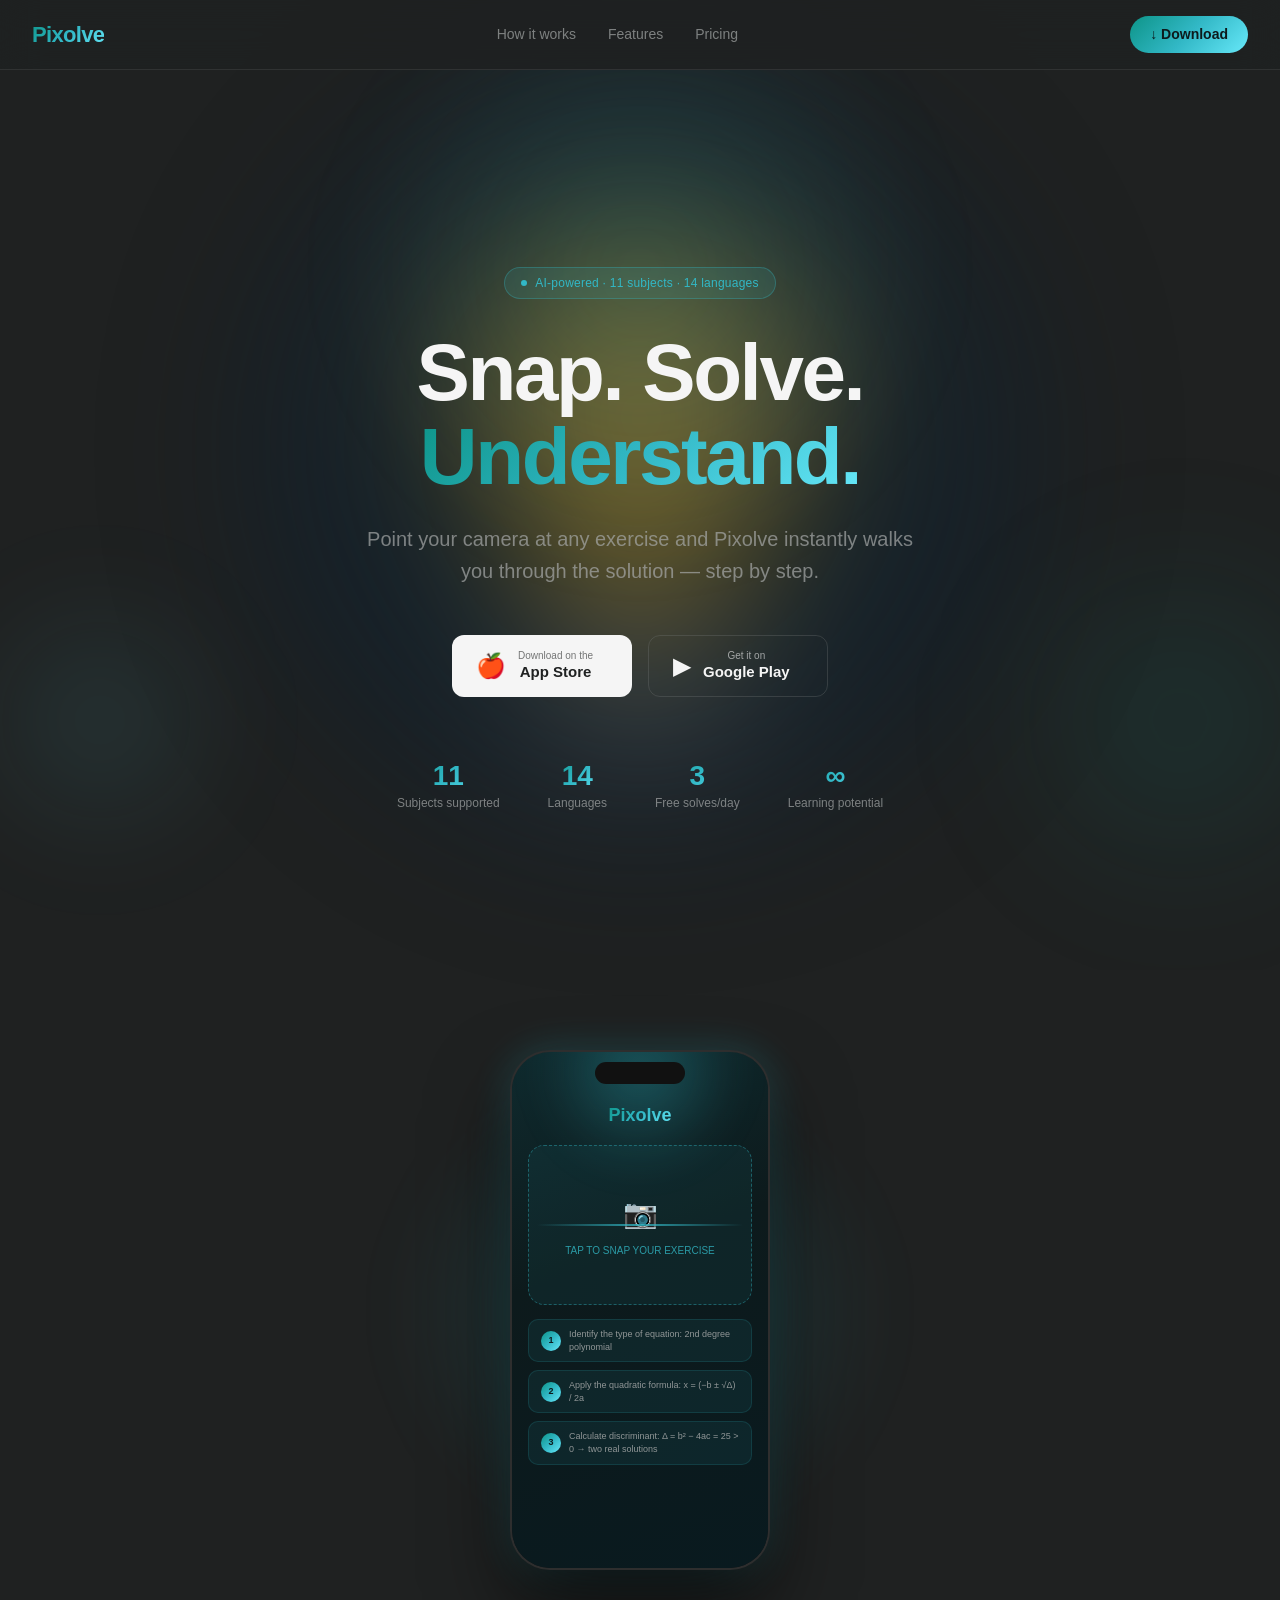
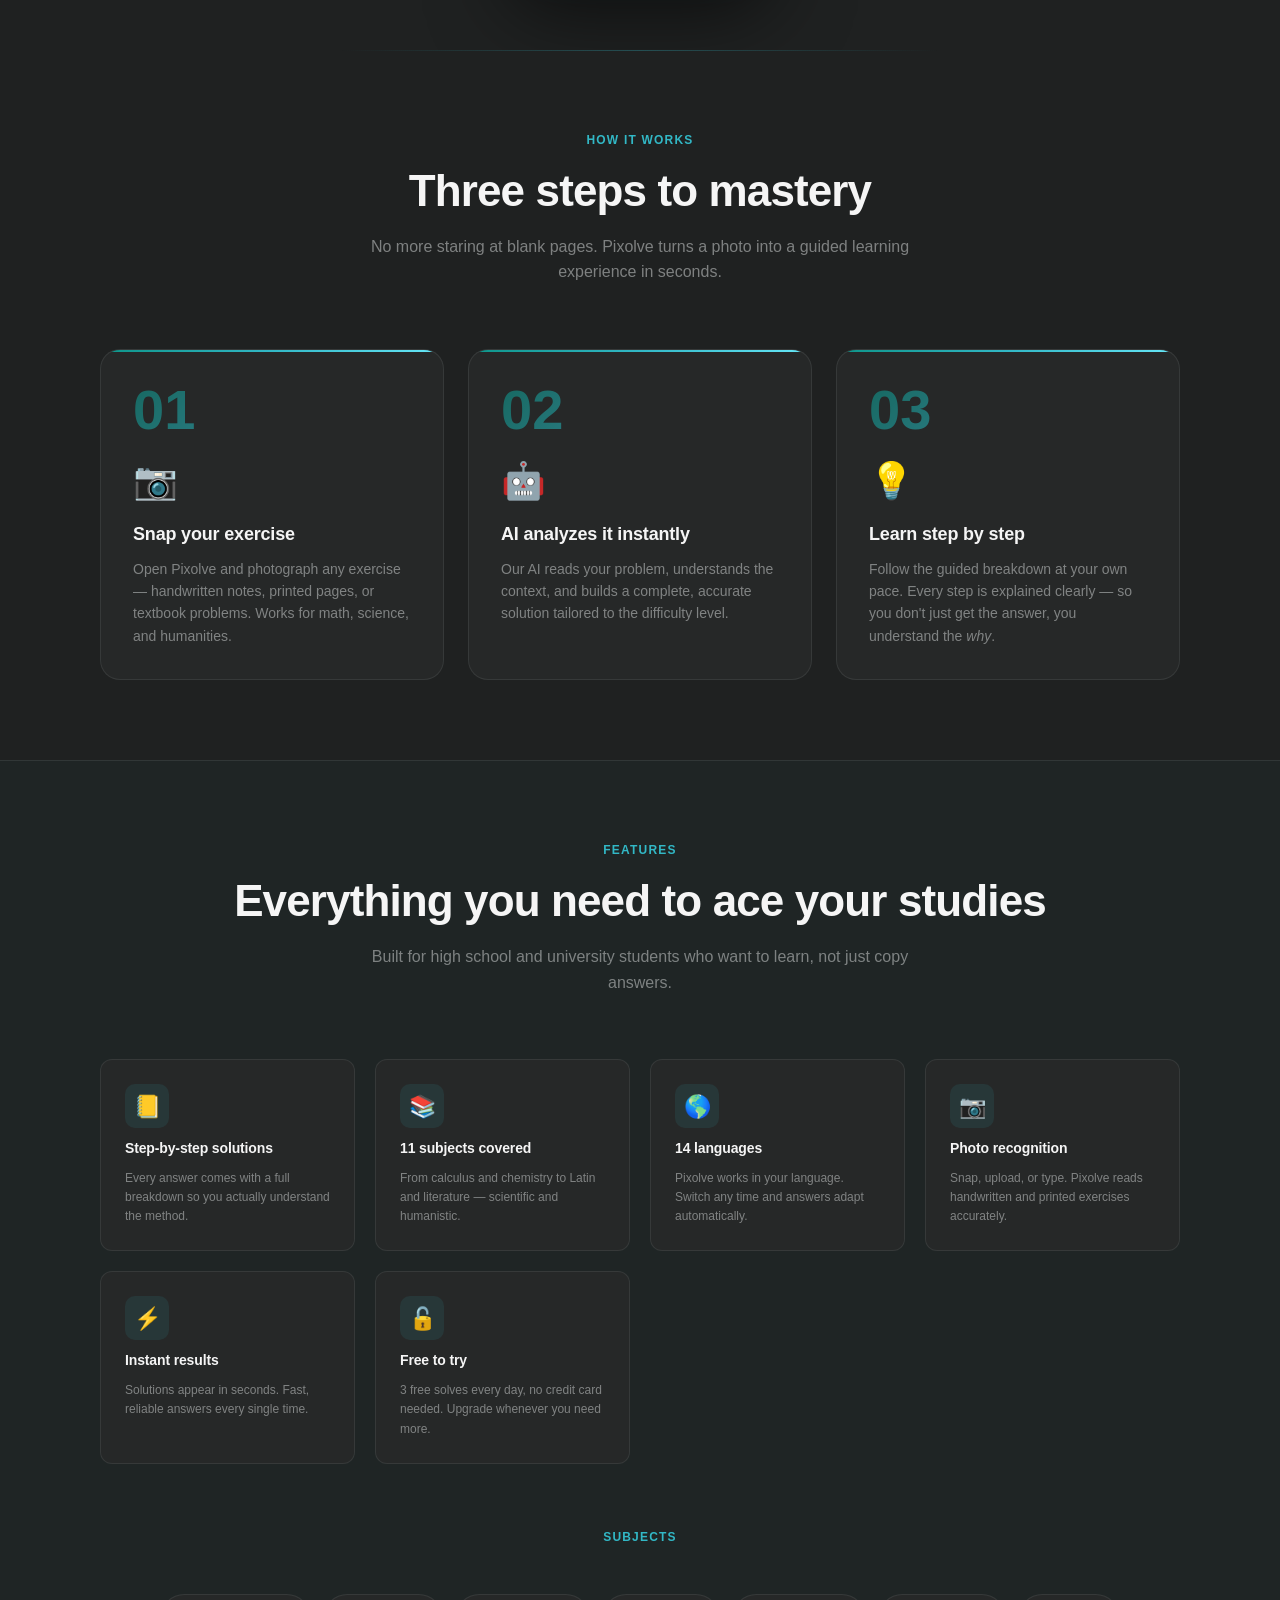
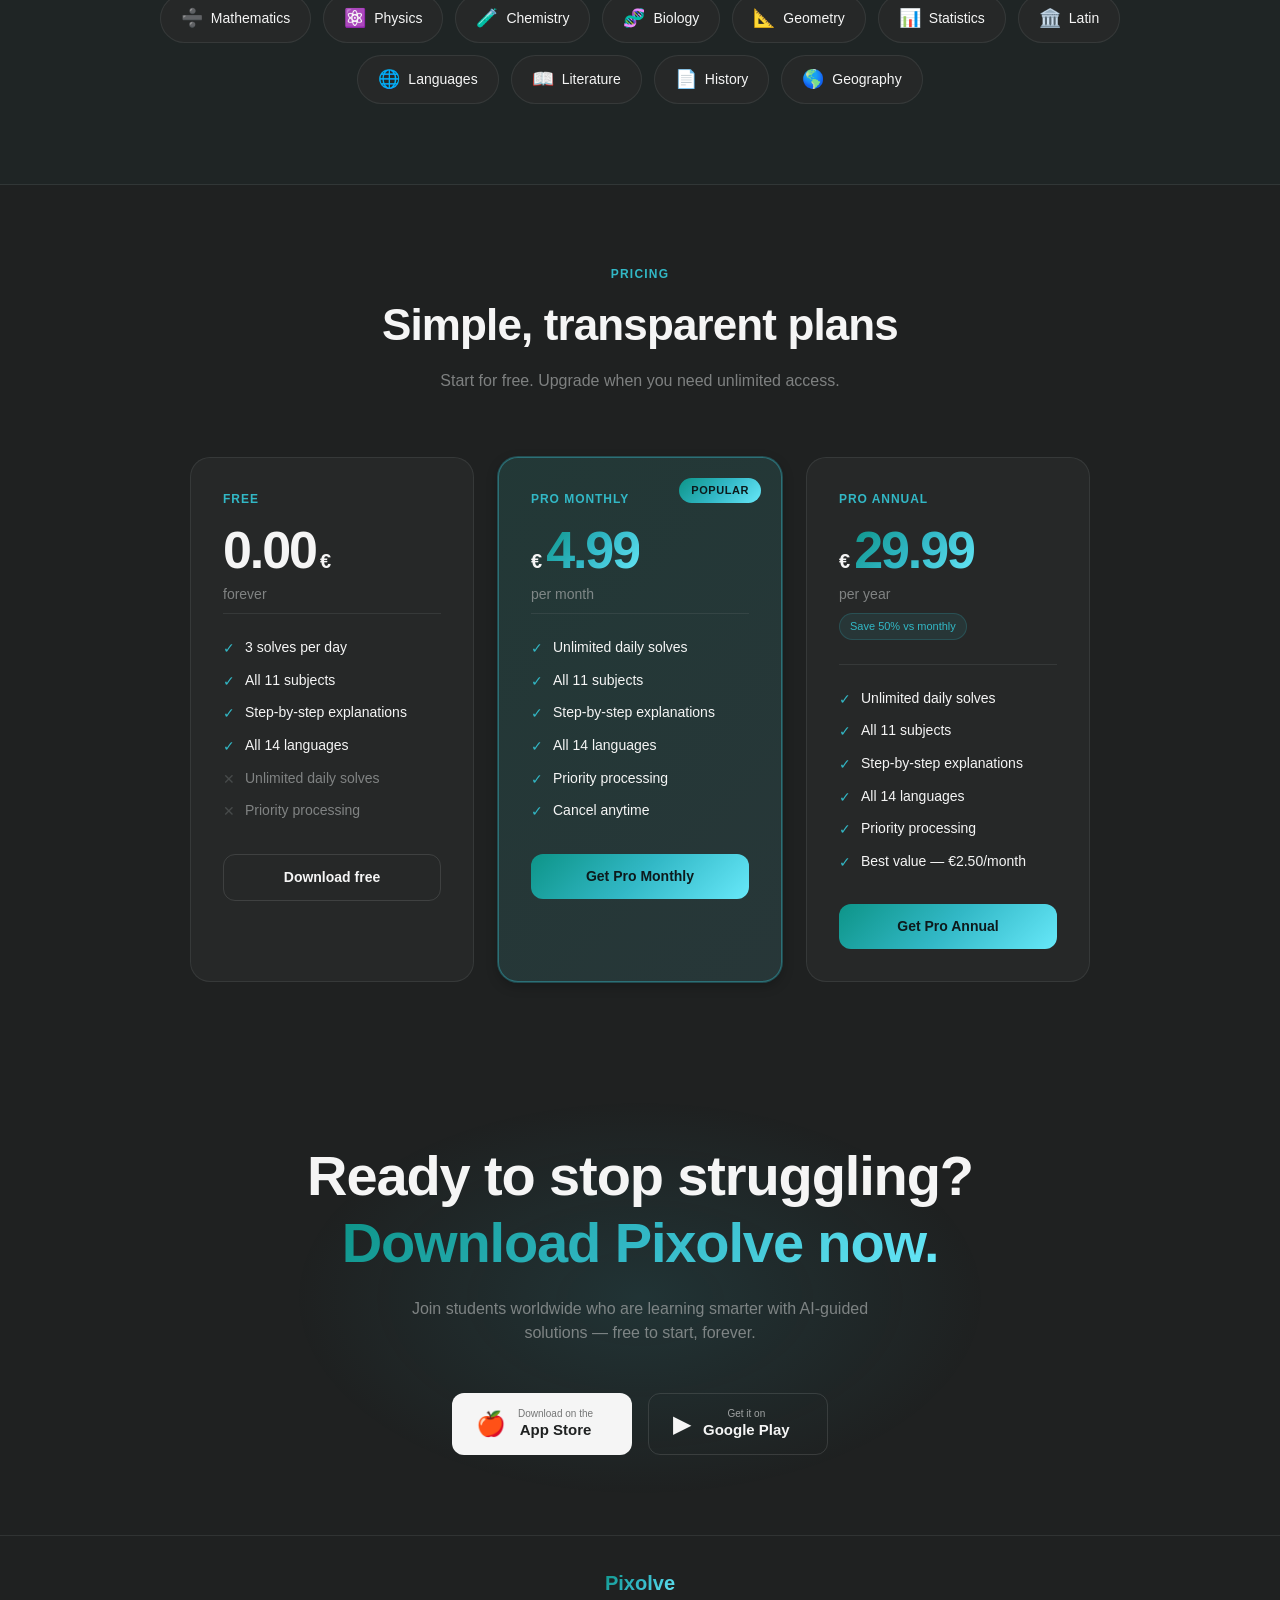
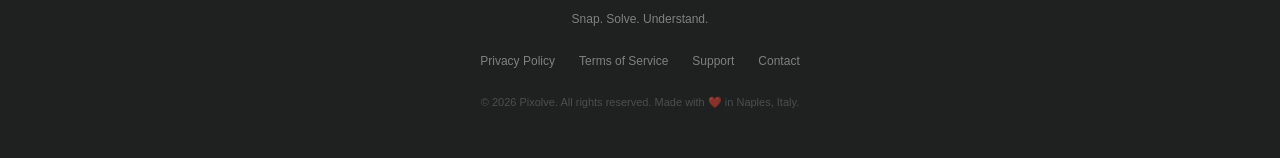
<file: index.html>
<!DOCTYPE html>
<html lang="en" data-color-scheme="dark">
<head>
  <meta charset="UTF-8"/>
  <meta name="viewport" content="width=device-width,initial-scale=1.0"/>
  <title>Pixolve – Snap. Solve. Understand.</title> 

   <!-- AGGIUNGI QUESTA RIGA -->
  <link rel="icon" type="image/png" href="favicon.png">

  <style>

    @font-face {
      font-family: 'FKGroteskNeue';
      src: url('https://r2cdn.perplexity.ai/fonts/FKGroteskNeue.woff2') format('woff2');
    }
    :root {
      --color-white: rgba(255,255,255,1);
      --color-gray-200: rgba(245,245,245,1);
      --color-gray-300: rgba(167,169,169,1);
      --color-gray-400: rgba(119,124,124,1);
      --color-charcoal-700: rgba(31,33,33,1);
      --color-charcoal-800: rgba(38,40,40,1);
      --color-slate-900: rgba(19,52,59,1);
      --color-teal-300: rgba(50,184,198,1);
      --color-teal-400: rgba(45,166,178,1);
      --color-teal-800: rgba(41,150,161,1);
      --color-gray-400-rgb: 119,124,124;
      --color-teal-300-rgb: 50,184,198;
      --color-gray-300-rgb: 167,169,169;
      --color-gray-200-rgb: 245,245,245;
      --color-background: var(--color-charcoal-700);
      --color-surface: var(--color-charcoal-800);
      --color-text: var(--color-gray-200);
      --color-text-secondary: rgba(var(--color-gray-300-rgb),0.7);
      --color-primary: var(--color-teal-300);
      --color-primary-hover: var(--color-teal-400);
      --color-secondary: rgba(var(--color-gray-400-rgb),0.15);
      --color-border: rgba(var(--color-gray-400-rgb),0.3);
      --color-card-border: rgba(var(--color-gray-400-rgb),0.2);
      --font-family-base: 'FKGroteskNeue','Geist','Inter',-apple-system,BlinkMacSystemFont,'Segoe UI',Roboto,sans-serif;
      --pixolve-gradient: linear-gradient(135deg,#0d9488 0%,#32B8C6 50%,#67e8f9 100%);
      --pixolve-gradient-subtle: linear-gradient(135deg,rgba(13,148,136,0.15) 0%,rgba(50,184,198,0.1) 100%);
      --radius-sm: 6px; --radius-base: 8px; --radius-md: 10px; --radius-lg: 12px;
      --radius-xl: 20px; --radius-full: 9999px;
      --space-4:4px;--space-6:6px;--space-8:8px;--space-10:10px;--space-12:12px;
      --space-16:16px;--space-20:20px;--space-24:24px;--space-32:32px;
      --space-48:48px;--space-64:64px;--space-80:80px;
      --shadow-md: 0 4px 12px rgba(0,0,0,0.25);
      --shadow-lg: 0 10px 30px rgba(0,0,0,0.35);
      --duration-fast:150ms;--duration-normal:250ms;
      --ease-standard:cubic-bezier(0.16,1,0.3,1);
    }
    *,*::before,*::after{box-sizing:border-box;}
    html{font-family:var(--font-family-base);font-size:14px;line-height:1.5;
      color:var(--color-text);background-color:var(--color-background);
      -webkit-font-smoothing:antialiased;}
    body{margin:0;padding:0;overflow-x:hidden;}
    h1,h2,h3,h4,h5,h6{margin:0;font-weight:600;line-height:1.2;
      letter-spacing:-0.01em;color:var(--color-text);}
    p{margin:0 0 16px;}
    a{color:var(--color-primary);text-decoration:none;
      transition:color var(--duration-fast) var(--ease-standard);}
    a:hover{color:var(--color-primary-hover);}
    nav{position:fixed;top:0;left:0;right:0;z-index:100;
      display:flex;align-items:center;justify-content:space-between;
      padding:16px 32px;background:rgba(31,33,33,0.85);
      backdrop-filter:blur(20px);-webkit-backdrop-filter:blur(20px);
      border-bottom:1px solid var(--color-card-border);}
    .nav-logo{font-size:22px;font-weight:700;letter-spacing:-0.03em;
      background:var(--pixolve-gradient);-webkit-background-clip:text;
      -webkit-text-fill-color:transparent;background-clip:text;text-decoration:none;}
    .nav-links{display:flex;gap:32px;list-style:none;margin:0;padding:0;}
    .nav-links a{color:var(--color-text-secondary);font-size:14px;
      transition:color var(--duration-fast) var(--ease-standard);}
    .nav-links a:hover{color:var(--color-text);}
    .nav-cta{display:inline-flex;align-items:center;gap:8px;padding:8px 20px;
      background:var(--pixolve-gradient);color:#0d1a1c !important;
      font-weight:550;border-radius:var(--radius-full);text-decoration:none;
      font-size:14px;transition:opacity .25s,transform .25s;}
    .nav-cta:hover{opacity:.9;transform:translateY(-1px);}
    .page-wrap{max-width:860px;margin:0 auto;padding:120px 24px 80px;}
    .page-title{font-size:clamp(32px,5vw,52px);font-weight:700;
      letter-spacing:-0.03em;margin-bottom:12px;}
    .gradient-text{background:var(--pixolve-gradient);-webkit-background-clip:text;
      -webkit-text-fill-color:transparent;background-clip:text;}
    .page-subtitle{font-size:16px;color:var(--color-text-secondary);
      margin-bottom:48px;line-height:1.6;}
    .section-block{background:var(--color-surface);border:1px solid var(--color-card-border);
      border-radius:var(--radius-xl);padding:32px;margin-bottom:24px;
      position:relative;overflow:hidden;}
    .section-block::before{content:'';position:absolute;top:0;left:0;right:0;height:2px;
      background:var(--pixolve-gradient);}
    .section-block h2{font-size:18px;font-weight:600;margin-bottom:16px;
      color:var(--color-text);}
    .section-block h3{font-size:15px;font-weight:600;margin-bottom:8px;
      color:var(--color-text);}
    .section-block p,.section-block li{font-size:14px;color:var(--color-text-secondary);
      line-height:1.7;margin-bottom:8px;}
    .section-block ul,.section-block ol{padding-left:20px;margin:8px 0 16px;}
    .section-block li{margin-bottom:6px;}
    .badge-date{display:inline-block;padding:4px 14px;background:rgba(50,184,198,0.1);
      border:1px solid rgba(50,184,198,0.25);border-radius:var(--radius-full);
      font-size:12px;color:var(--color-teal-300);margin-bottom:32px;}
    footer{border-top:1px solid var(--color-card-border);padding:32px 24px;text-align:center;}
    .footer-logo{font-size:20px;font-weight:700;background:var(--pixolve-gradient);
      -webkit-background-clip:text;-webkit-text-fill-color:transparent;
      background-clip:text;margin-bottom:12px;display:inline-block;}
    .footer-tagline{font-size:12px;color:var(--color-text-secondary);margin-bottom:24px;}
    .footer-links{display:flex;gap:24px;justify-content:center;flex-wrap:wrap;margin-bottom:24px;}
    .footer-links a{font-size:12px;color:var(--color-text-secondary);}
    .footer-links a:hover{color:var(--color-primary);}
    .footer-copy{font-size:11px;color:rgba(119,124,124,0.5);}
    @media(max-width:768px){
      nav{padding:16px 20px;}
      .nav-links{display:none;}
      .page-wrap{padding:90px 16px 60px;}
    }

    .hero{min-height:100vh;display:flex;flex-direction:column;align-items:center;
      justify-content:center;text-align:center;padding:120px 24px 80px;
      position:relative;overflow:hidden;}
    .hero-bg{position:absolute;inset:0;pointer-events:none;overflow:hidden;z-index:0;}
    .hero-orb-1{position:absolute;width:600px;height:600px;border-radius:50%;
      background:radial-gradient(circle,rgba(50,184,198,.18) 0%,transparent 70%);
      top:-100px;left:50%;transform:translateX(-50%);filter:blur(40px);}
    .hero-orb-2{position:absolute;width:400px;height:400px;border-radius:50%;
      background:radial-gradient(circle,rgba(13,148,136,.15) 0%,transparent 70%);
      bottom:50px;right:-100px;filter:blur(60px);}
    .hero-orb-3{position:absolute;width:300px;height:300px;border-radius:50%;
      background:radial-gradient(circle,rgba(103,232,249,.1) 0%,transparent 70%);
      bottom:100px;left:-50px;filter:blur(50px);}
    .hero-content{position:relative;z-index:1;max-width:800px;}
    .hero-badge{display:inline-flex;align-items:center;gap:8px;padding:6px 16px;
      background:rgba(50,184,198,.12);border:1px solid rgba(50,184,198,.3);
      border-radius:9999px;font-size:12px;color:var(--color-teal-300);
      margin-bottom:32px;letter-spacing:.02em;font-weight:500;}
    .hero-badge-dot{width:6px;height:6px;border-radius:50%;background:var(--color-teal-300);
      animation:pulse-dot 2s infinite;}
    @keyframes pulse-dot{0%,100%{opacity:1;transform:scale(1);}50%{opacity:.5;transform:scale(.8);}}
    .hero h1{font-size:clamp(40px,7vw,80px);font-weight:700;line-height:1.05;
      letter-spacing:-.03em;margin-bottom:24px;color:var(--color-text);}
    .hero h1 .gradient-text{background:var(--pixolve-gradient);-webkit-background-clip:text;
      -webkit-text-fill-color:transparent;background-clip:text;}
    .hero-sub{font-size:clamp(16px,2.5vw,20px);color:var(--color-text-secondary);
      max-width:560px;margin:0 auto 48px;line-height:1.6;}
    .hero-buttons{display:flex;gap:16px;justify-content:center;flex-wrap:wrap;margin-bottom:64px;}
    .btn-store{display:inline-flex;align-items:center;gap:12px;padding:12px 24px;
      border-radius:var(--radius-lg);text-decoration:none;font-size:14px;
      font-weight:500;transition:all .25s;cursor:pointer;min-width:180px;}
    .btn-store-primary{background:var(--color-text);color:var(--color-background);}
    .btn-store-primary:hover{filter:brightness(1.05);transform:translateY(-2px);box-shadow:var(--shadow-md);}
    .btn-store-outline{background:transparent;color:var(--color-text);
      border:1.5px solid var(--color-border);}
    .btn-store-outline:hover{background:var(--color-secondary);
      border-color:rgba(50,184,198,.5);transform:translateY(-2px);}
    .btn-store-icon{font-size:24px;}
    .btn-store-text small{display:block;font-size:10px;opacity:.6;font-weight:400;
      line-height:1;margin-bottom:2px;}
    .btn-store-text strong{font-size:15px;font-weight:600;display:block;line-height:1.2;}
    .hero-stats{display:flex;gap:48px;justify-content:center;flex-wrap:wrap;}
    .hero-stat{text-align:center;}
    .hero-stat-number{font-size:28px;font-weight:700;background:var(--pixolve-gradient);
      -webkit-background-clip:text;-webkit-text-fill-color:transparent;
      background-clip:text;display:block;line-height:1.1;}
    .hero-stat-label{font-size:12px;color:var(--color-text-secondary);margin-top:4px;}
    .phone-section{padding:80px 24px;display:flex;justify-content:center;
      position:relative;overflow:hidden;}
    .phone-glow{position:absolute;width:500px;height:500px;border-radius:50%;
      background:radial-gradient(circle,rgba(50,184,198,.2) 0%,transparent 70%);
      top:50%;left:50%;transform:translate(-50%,-50%);pointer-events:none;filter:blur(30px);}
    @keyframes float{0%,100%{transform:translateY(0);}50%{transform:translateY(-12px);}}
    .phone-wrap{animation:float 4s ease-in-out infinite;position:relative;z-index:1;}
    .phone-mockup{width:260px;height:520px;background:#111;border-radius:40px;
      border:2px solid rgba(255,255,255,.12);
      box-shadow:0 40px 80px rgba(0,0,0,.6),inset 0 1px 0 rgba(255,255,255,.1),0 0 40px rgba(50,184,198,.25);
      overflow:hidden;position:relative;}
    .phone-notch{position:absolute;top:10px;left:50%;transform:translateX(-50%);
      width:90px;height:22px;background:#111;border-radius:9999px;z-index:5;}
    .phone-screen{width:100%;height:100%;
      background:linear-gradient(160deg,#0f2a2e 0%,#0d1a1c 40%,#091a1f 100%);
      display:flex;flex-direction:column;align-items:center;
      padding:50px 16px 20px;position:relative;overflow:hidden;}
    .phone-screen::before{content:'';position:absolute;top:-80px;left:50%;
      transform:translateX(-50%);width:200px;height:200px;border-radius:50%;
      background:radial-gradient(circle,rgba(50,184,198,.35) 0%,transparent 70%);filter:blur(20px);}
    .phone-logo{font-size:18px;font-weight:700;background:var(--pixolve-gradient);
      -webkit-background-clip:text;-webkit-text-fill-color:transparent;
      background-clip:text;margin-bottom:16px;position:relative;z-index:1;}
    .phone-cam-area{width:100%;height:160px;border-radius:16px;
      background:rgba(50,184,198,.07);border:1.5px dashed rgba(50,184,198,.4);
      display:flex;flex-direction:column;align-items:center;justify-content:center;
      gap:8px;margin-bottom:14px;position:relative;z-index:1;}
    .cam-icon{font-size:28px;}
    .cam-label{font-size:10px;color:rgba(50,184,198,.8);font-weight:500;}
    .phone-steps{width:100%;display:flex;flex-direction:column;gap:8px;position:relative;z-index:1;}
    .phone-step{background:rgba(50,184,198,.08);border:1px solid rgba(50,184,198,.15);
      border-radius:10px;padding:8px 12px;display:flex;align-items:center;gap:8px;}
    .phone-step-num{width:20px;height:20px;border-radius:50%;background:var(--pixolve-gradient);
      display:flex;align-items:center;justify-content:center;font-size:9px;
      font-weight:700;color:#0d1a1c;flex-shrink:0;}
    .phone-step-text{font-size:9px;color:rgba(167,169,169,.85);line-height:1.4;}
    @keyframes scan{0%{top:10%;}100%{top:85%;}}
    .scan-line{position:absolute;left:8px;right:8px;height:1.5px;
      background:linear-gradient(90deg,transparent,rgba(50,184,198,.8),transparent);
      animation:scan 2.5s ease-in-out infinite alternate;}
    .section-sep{height:1px;background:linear-gradient(90deg,transparent,rgba(50,184,198,.3),transparent);
      max-width:600px;margin:0 auto;}
    section{padding:80px 24px;}
    .section-inner{max-width:1080px;margin:0 auto;}
    .section-label{display:block;font-size:12px;font-weight:600;color:var(--color-teal-300);
      text-transform:uppercase;letter-spacing:.1em;margin-bottom:16px;text-align:center;}
    .section-title{font-size:clamp(28px,4vw,44px);font-weight:700;letter-spacing:-.02em;
      text-align:center;margin-bottom:16px;color:var(--color-text);}
    .section-desc{text-align:center;color:var(--color-text-secondary);font-size:16px;
      max-width:560px;margin:0 auto 64px;line-height:1.6;}
    .steps-grid{display:grid;grid-template-columns:repeat(auto-fit,minmax(260px,1fr));gap:24px;}
    .step-card{background:var(--color-surface);border:1px solid var(--color-card-border);
      border-radius:var(--radius-xl);padding:32px;position:relative;overflow:hidden;
      transition:transform .25s,box-shadow .25s;}
    .step-card:hover{transform:translateY(-4px);box-shadow:var(--shadow-lg),0 0 30px rgba(50,184,198,.1);}
    .step-card::before{content:'';position:absolute;top:0;left:0;right:0;height:2px;
      background:var(--pixolve-gradient);}
    .step-number{font-size:56px;font-weight:800;background:var(--pixolve-gradient);
      -webkit-background-clip:text;-webkit-text-fill-color:transparent;
      background-clip:text;line-height:1;margin-bottom:16px;opacity:.6;}
    .step-icon{font-size:36px;margin-bottom:16px;}
    .step-card h3{font-size:18px;font-weight:600;margin-bottom:12px;color:var(--color-text);}
    .step-card p{color:var(--color-text-secondary);font-size:14px;line-height:1.6;margin:0;}
    .features-section{background:rgba(50,184,198,.03);border-top:1px solid var(--color-card-border);
      border-bottom:1px solid var(--color-card-border);}
    .features-grid{display:grid;grid-template-columns:repeat(auto-fit,minmax(220px,1fr));gap:20px;}
    .feature-card{background:var(--color-surface);border:1px solid var(--color-card-border);
      border-radius:var(--radius-lg);padding:24px;display:flex;flex-direction:column;gap:12px;
      transition:border-color .25s,transform .25s;}
    .feature-card:hover{border-color:rgba(50,184,198,.4);transform:translateY(-2px);}
    .feature-icon-wrap{width:44px;height:44px;border-radius:var(--radius-md);
      background:rgba(50,184,198,.1);display:flex;align-items:center;
      justify-content:center;font-size:22px;}
    .feature-card h4{font-size:14px;font-weight:600;color:var(--color-text);}
    .feature-card p{font-size:12px;color:var(--color-text-secondary);margin:0;line-height:1.6;}
    .subjects-wrap{display:flex;flex-wrap:wrap;gap:12px;justify-content:center;margin-top:48px;}
    .subject-pill{display:inline-flex;align-items:center;gap:8px;padding:10px 20px;
      background:var(--color-surface);border:1px solid var(--color-card-border);
      border-radius:9999px;font-size:14px;color:var(--color-text);font-weight:500;
      transition:all .15s;}
    .subject-pill:hover{border-color:rgba(50,184,198,.5);background:rgba(50,184,198,.08);
      transform:translateY(-1px);}
    .subject-pill .emoji{font-size:18px;}
    .pricing-grid{display:grid;grid-template-columns:repeat(auto-fit,minmax(280px,1fr));
      gap:24px;max-width:900px;margin:0 auto;}
    .pricing-card{background:var(--color-surface);border:1px solid var(--color-card-border);
      border-radius:var(--radius-xl);padding:32px;position:relative;overflow:hidden;
      transition:transform .25s,box-shadow .25s;}
    .pricing-card:hover{transform:translateY(-4px);box-shadow:var(--shadow-lg);}
    .pricing-card.featured{border-color:rgba(50,184,198,.5);
      box-shadow:0 0 0 1px rgba(50,184,198,.3),var(--shadow-md);}
    .pricing-card.featured::after{content:'';position:absolute;inset:0;
      background:linear-gradient(135deg,rgba(13,148,136,.15) 0%,rgba(50,184,198,.1) 100%);
      pointer-events:none;}
    .pricing-popular-badge{position:absolute;top:20px;right:20px;padding:4px 12px;
      background:var(--pixolve-gradient);border-radius:9999px;font-size:11px;
      font-weight:700;color:#0d1a1c;letter-spacing:.05em;text-transform:uppercase;z-index:1;}
    .pricing-plan-name{font-size:12px;font-weight:600;text-transform:uppercase;
      letter-spacing:.08em;color:var(--color-teal-300);margin-bottom:16px;position:relative;z-index:1;}
    .pricing-price{display:flex;align-items:baseline;gap:4px;margin-bottom:8px;position:relative;z-index:1;}
    .pricing-currency{font-size:20px;font-weight:600;color:var(--color-text);margin-top:6px;}
    .pricing-amount{font-size:52px;font-weight:800;letter-spacing:-.04em;line-height:1;
      background:var(--pixolve-gradient);-webkit-background-clip:text;
      -webkit-text-fill-color:transparent;background-clip:text;}
    .pricing-amount.free-amount{background:none;-webkit-text-fill-color:var(--color-text);}
    .pricing-period{font-size:14px;color:var(--color-text-secondary);margin-bottom:8px;position:relative;z-index:1;}
    .pricing-saving{display:inline-block;padding:4px 10px;background:rgba(50,184,198,.1);
      border:1px solid rgba(50,184,198,.2);border-radius:9999px;font-size:11px;
      color:var(--color-teal-300);font-weight:500;margin-bottom:24px;position:relative;z-index:1;}
    .pricing-divider{height:1px;background:var(--color-card-border);margin-bottom:24px;position:relative;z-index:1;}
    .pricing-features{list-style:none;margin:0 0 32px;padding:0;display:flex;
      flex-direction:column;gap:12px;position:relative;z-index:1;}
    .pricing-features li{display:flex;align-items:flex-start;gap:10px;font-size:14px;
      color:var(--color-text);line-height:1.4;}
    .pricing-features li .check{color:var(--color-teal-300);font-size:14px;flex-shrink:0;margin-top:1px;}
    .pricing-features li .cross{color:rgba(119,124,124,.4);font-size:14px;flex-shrink:0;margin-top:1px;}
    .pricing-features li.muted{color:var(--color-text-secondary);}
    .btn-pricing{display:block;width:100%;padding:12px 24px;border-radius:var(--radius-lg);
      text-align:center;font-size:14px;font-weight:600;text-decoration:none;cursor:pointer;
      border:none;transition:all .25s;position:relative;z-index:1;}
    .btn-pricing.primary{background:var(--pixolve-gradient);color:#0d1a1c;}
    .btn-pricing.primary:hover{opacity:.9;transform:translateY(-1px);}
    .btn-pricing.outline{background:transparent;border:1.5px solid var(--color-border);color:var(--color-text);}
    .btn-pricing.outline:hover{border-color:rgba(50,184,198,.4);background:var(--color-secondary);}
    .cta-section{text-align:center;padding:80px 24px;position:relative;overflow:hidden;}
    .cta-section::before{content:'';position:absolute;top:50%;left:50%;
      transform:translate(-50%,-50%);width:700px;height:400px;border-radius:50%;
      background:radial-gradient(ellipse,rgba(50,184,198,.12) 0%,transparent 70%);pointer-events:none;}
    .cta-section h2{font-size:clamp(32px,5vw,56px);font-weight:700;letter-spacing:-.02em;
      margin-bottom:20px;position:relative;}
    .cta-section p{font-size:16px;color:var(--color-text-secondary);max-width:480px;
      margin:0 auto 48px;position:relative;}
    .cta-buttons{display:flex;gap:16px;justify-content:center;flex-wrap:wrap;position:relative;}
    @media(max-width:768px){
      nav{padding:16px 20px;} .nav-links{display:none;}
      .hero{padding-top:90px;} .hero-stats{gap:32px;}
      section{padding:60px 20px;}
    }
    @media(max-width:480px){
      .hero-buttons{flex-direction:column;align-items:center;}
      .btn-store{min-width:200px;}
      .pricing-grid{grid-template-columns:1fr;}
    }
    

  </style> 
  <link rel="stylesheet" href="shared.css">

</head>
<body>
  <nav>
    <a href="index.html" class="nav-logo">Pixolve</a>
    <ul class="nav-links">
      <li><a href="index.html#how-it-works">How it works</a></li>
      <li><a href="index.html#features">Features</a></li>
      <li><a href="index.html#pricing">Pricing</a></li>
    </ul>
    <a href="index.html#download" class="nav-cta">↓ Download</a>
  </nav>

  <section class="hero" id="download">
    <div class="hero-bg"> 

      <!-- ↓ AGGIUNGI QUESTA RIGA -->
      <div class="hero-orb-1"></div>
      <div class="hero-orb-2"></div>
      <div class="hero-orb-3"></div>
    </div>
    <div class="hero-content">
      <div class="hero-badge">
        <span class="hero-badge-dot"></span>
        AI-powered &middot; 11 subjects &middot; 14 languages
      </div>
      <h1>Snap. Solve.<br/><span class="gradient-text">Understand.</span></h1>
      <p class="hero-sub">Point your camera at any exercise and Pixolve instantly walks you through the solution &mdash; step by step.</p>
      <div class="hero-buttons">
        <a href="https://apps.apple.com" target="_blank" rel="noopener noreferrer" class="btn-store btn-store-primary">
          <span class="btn-store-icon">🍎</span>
          <span class="btn-store-text"><small>Download on the</small><strong>App Store</strong></span>
        </a>
        <a href="https://play.google.com/store/apps/details?id=com.snapsolve.app" target="_blank" rel="noopener noreferrer" class="btn-store btn-store-outline">
          <span class="btn-store-icon">&#9654;</span>
          <span class="btn-store-text"><small>Get it on</small><strong>Google Play</strong></span>
        </a>
      </div>
      <div class="hero-stats">
        <div class="hero-stat"><span class="hero-stat-number">11</span><span class="hero-stat-label">Subjects supported</span></div>
        <div class="hero-stat"><span class="hero-stat-number">14</span><span class="hero-stat-label">Languages</span></div>
        <div class="hero-stat"><span class="hero-stat-number">3</span><span class="hero-stat-label">Free solves/day</span></div>
        <div class="hero-stat"><span class="hero-stat-number">&#8734;</span><span class="hero-stat-label">Learning potential</span></div>
      </div>
    </div>
  </section>

  <div class="phone-section">
    <div class="phone-glow"></div>
    <div class="phone-wrap">
      <div class="phone-mockup">
        <div class="phone-notch"></div>
        <div class="phone-screen">
          <div class="phone-logo">Pixolve</div>
          <div class="phone-cam-area">
            <div class="scan-line"></div>
            <span class="cam-icon">&#128247;</span>
            <span class="cam-label">TAP TO SNAP YOUR EXERCISE</span>
          </div>
          <div class="phone-steps">
            <div class="phone-step"><div class="phone-step-num">1</div><div class="phone-step-text">Identify the type of equation: 2nd degree polynomial</div></div>
            <div class="phone-step"><div class="phone-step-num">2</div><div class="phone-step-text">Apply the quadratic formula: x = (&#8722;b &plusmn; &#8730;&#916;) / 2a</div></div>
            <div class="phone-step"><div class="phone-step-num">3</div><div class="phone-step-text">Calculate discriminant: &#916; = b&sup2; &minus; 4ac = 25 &gt; 0 &rarr; two real solutions</div></div>
          </div>
        </div>
      </div>
    </div>
  </div>

  <div class="section-sep"></div>

  <section id="how-it-works">
    <div class="section-inner">
      <span class="section-label">How it works</span>
      <h2 class="section-title">Three steps to mastery</h2>
      <p class="section-desc">No more staring at blank pages. Pixolve turns a photo into a guided learning experience in seconds.</p>
      <div class="steps-grid">
        <div class="step-card">
          <div class="step-number">01</div>
          <div class="step-icon">&#128247;</div>
          <h3>Snap your exercise</h3>
          <p>Open Pixolve and photograph any exercise &mdash; handwritten notes, printed pages, or textbook problems. Works for math, science, and humanities.</p>
        </div>
        <div class="step-card">
          <div class="step-number">02</div>
          <div class="step-icon">&#129302;</div>
          <h3>AI analyzes it instantly</h3>
          <p>Our AI reads your problem, understands the context, and builds a complete, accurate solution tailored to the difficulty level.</p>
        </div>
        <div class="step-card">
          <div class="step-number">03</div>
          <div class="step-icon">&#128161;</div>
          <h3>Learn step by step</h3>
          <p>Follow the guided breakdown at your own pace. Every step is explained clearly &mdash; so you don&apos;t just get the answer, you understand the <em>why</em>.</p>
        </div>
      </div>
    </div>
  </section>

  <section id="features" class="features-section">
    <div class="section-inner">
      <span class="section-label">Features</span>
      <h2 class="section-title">Everything you need to ace your studies</h2>
      <p class="section-desc">Built for high school and university students who want to learn, not just copy answers.</p>
      <div class="features-grid">
        <div class="feature-card"><div class="feature-icon-wrap">&#128210;</div><h4>Step-by-step solutions</h4><p>Every answer comes with a full breakdown so you actually understand the method.</p></div>
        <div class="feature-card"><div class="feature-icon-wrap">&#128218;</div><h4>11 subjects covered</h4><p>From calculus and chemistry to Latin and literature &mdash; scientific and humanistic.</p></div>
        <div class="feature-card"><div class="feature-icon-wrap">&#127758;</div><h4>14 languages</h4><p>Pixolve works in your language. Switch any time and answers adapt automatically.</p></div>
        <div class="feature-card"><div class="feature-icon-wrap">&#128247;</div><h4>Photo recognition</h4><p>Snap, upload, or type. Pixolve reads handwritten and printed exercises accurately.</p></div>
        <div class="feature-card"><div class="feature-icon-wrap">&#9889;</div><h4>Instant results</h4><p>Solutions appear in seconds. Fast, reliable answers every single time.</p></div>
        <div class="feature-card"><div class="feature-icon-wrap">&#128275;</div><h4>Free to try</h4><p>3 free solves every day, no credit card needed. Upgrade whenever you need more.</p></div>
      </div>
      <span class="section-label" style="margin-top:64px;display:block;">Subjects</span>
      <div class="subjects-wrap">
        <span class="subject-pill"><span class="emoji">&#10135;</span> Mathematics</span>
        <span class="subject-pill"><span class="emoji">&#9883;&#65039;</span> Physics</span>
        <span class="subject-pill"><span class="emoji">&#129514;</span> Chemistry</span>
        <span class="subject-pill"><span class="emoji">&#129516;</span> Biology</span>
        <span class="subject-pill"><span class="emoji">&#128208;</span> Geometry</span>
        <span class="subject-pill"><span class="emoji">&#128202;</span> Statistics</span>
        <span class="subject-pill"><span class="emoji">&#127963;&#65039;</span> Latin</span>
        <span class="subject-pill"><span class="emoji">&#127760;</span> Languages</span>
        <span class="subject-pill"><span class="emoji">&#128214;</span> Literature</span>
        <span class="subject-pill"><span class="emoji">&#128196;</span> History</span>
        <span class="subject-pill"><span class="emoji">&#127758;</span> Geography</span>
      </div>
    </div>
  </section>

  <section id="pricing">
    <div class="section-inner">
      <span class="section-label">Pricing</span>
      <h2 class="section-title">Simple, transparent plans</h2>
      <p class="section-desc">Start for free. Upgrade when you need unlimited access.</p>
      <div class="pricing-grid">
        <div class="pricing-card">
          <div class="pricing-plan-name">Free</div>
          <div class="pricing-price"><span class="pricing-amount free-amount">0.00</span><span class="pricing-currency">&euro;</span></div>
          <div class="pricing-period">forever</div>
          <div class="pricing-divider"></div>
          <ul class="pricing-features">
            <li><span class="check">&#10003;</span> 3 solves per day</li>
            <li><span class="check">&#10003;</span> All 11 subjects</li>
            <li><span class="check">&#10003;</span> Step-by-step explanations</li>
            <li><span class="check">&#10003;</span> All 14 languages</li>
            <li class="muted"><span class="cross">&#10005;</span> Unlimited daily solves</li>
            <li class="muted"><span class="cross">&#10005;</span> Priority processing</li>
          </ul>
          <a href="https://play.google.com/store/apps/details?id=com.snapsolve.app" target="_blank" rel="noopener noreferrer" class="btn-pricing outline">Download free</a>
        </div>
        <div class="pricing-card featured">
          <div class="pricing-popular-badge">Popular</div>
          <div class="pricing-plan-name">Pro Monthly</div>
          <div class="pricing-price"><span class="pricing-currency">&euro;</span><span class="pricing-amount">4.99</span></div>
          <div class="pricing-period">per month</div>
          <div class="pricing-divider"></div>
          <ul class="pricing-features">
            <li><span class="check">&#10003;</span> Unlimited daily solves</li>
            <li><span class="check">&#10003;</span> All 11 subjects</li>
            <li><span class="check">&#10003;</span> Step-by-step explanations</li>
            <li><span class="check">&#10003;</span> All 14 languages</li>
            <li><span class="check">&#10003;</span> Priority processing</li>
            <li><span class="check">&#10003;</span> Cancel anytime</li>
          </ul>
          <a href="https://play.google.com/store/apps/details?id=com.snapsolve.app" target="_blank" rel="noopener noreferrer" class="btn-pricing primary">Get Pro Monthly</a>
        </div>
        <div class="pricing-card">
          <div class="pricing-plan-name">Pro Annual</div>
          <div class="pricing-price"><span class="pricing-currency">&euro;</span><span class="pricing-amount">29.99</span></div>
          <div class="pricing-period">per year</div>
          <span class="pricing-saving">Save 50% vs monthly</span>
          <div class="pricing-divider"></div>
          <ul class="pricing-features">
            <li><span class="check">&#10003;</span> Unlimited daily solves</li>
            <li><span class="check">&#10003;</span> All 11 subjects</li>
            <li><span class="check">&#10003;</span> Step-by-step explanations</li>
            <li><span class="check">&#10003;</span> All 14 languages</li>
            <li><span class="check">&#10003;</span> Priority processing</li>
            <li><span class="check">&#10003;</span> Best value &mdash; &euro;2.50/month</li>
          </ul>
          <a href="https://play.google.com/store/apps/details?id=com.snapsolve.app" target="_blank" rel="noopener noreferrer" class="btn-pricing primary">Get Pro Annual</a>
        </div>
      </div>
    </div>
  </section>

  <section class="cta-section">
    <div class="section-inner">
      <h2>Ready to stop struggling?<br/><span class="gradient-text">Download Pixolve now.</span></h2>
      <p>Join students worldwide who are learning smarter with AI-guided solutions &mdash; free to start, forever.</p>
      <div class="cta-buttons">
        <a href="https://apps.apple.com" target="_blank" rel="noopener noreferrer" class="btn-store btn-store-primary">
          <span class="btn-store-icon"> 🍎</span>
          <span class="btn-store-text"><small>Download on the</small><strong>App Store</strong></span>
        </a>
        <a href="https://play.google.com/store/apps/details?id=com.snapsolve.app" target="_blank" rel="noopener noreferrer" class="btn-store btn-store-outline">
          <span class="btn-store-icon">&#9654;</span>
          <span class="btn-store-text"><small>Get it on</small><strong>Google Play</strong></span>
        </a>
      </div>
    </div>
  </section>

  <footer>
    <div class="footer-logo">Pixolve</div>
    <p class="footer-tagline">Snap. Solve. Understand.</p>
    <div class="footer-links">
      <a href="privacy.html">Privacy Policy</a>
      <a href="terms.html">Terms of Service</a>
      <a href="support.html">Support</a>
      <a href="contact.html">Contact</a>
    </div>
    <p class="footer-copy">&copy; 2026 Pixolve. All rights reserved. Made with &#10084;&#65039; in Naples, Italy.</p>
  </footer>
</body>
</html>
</file>
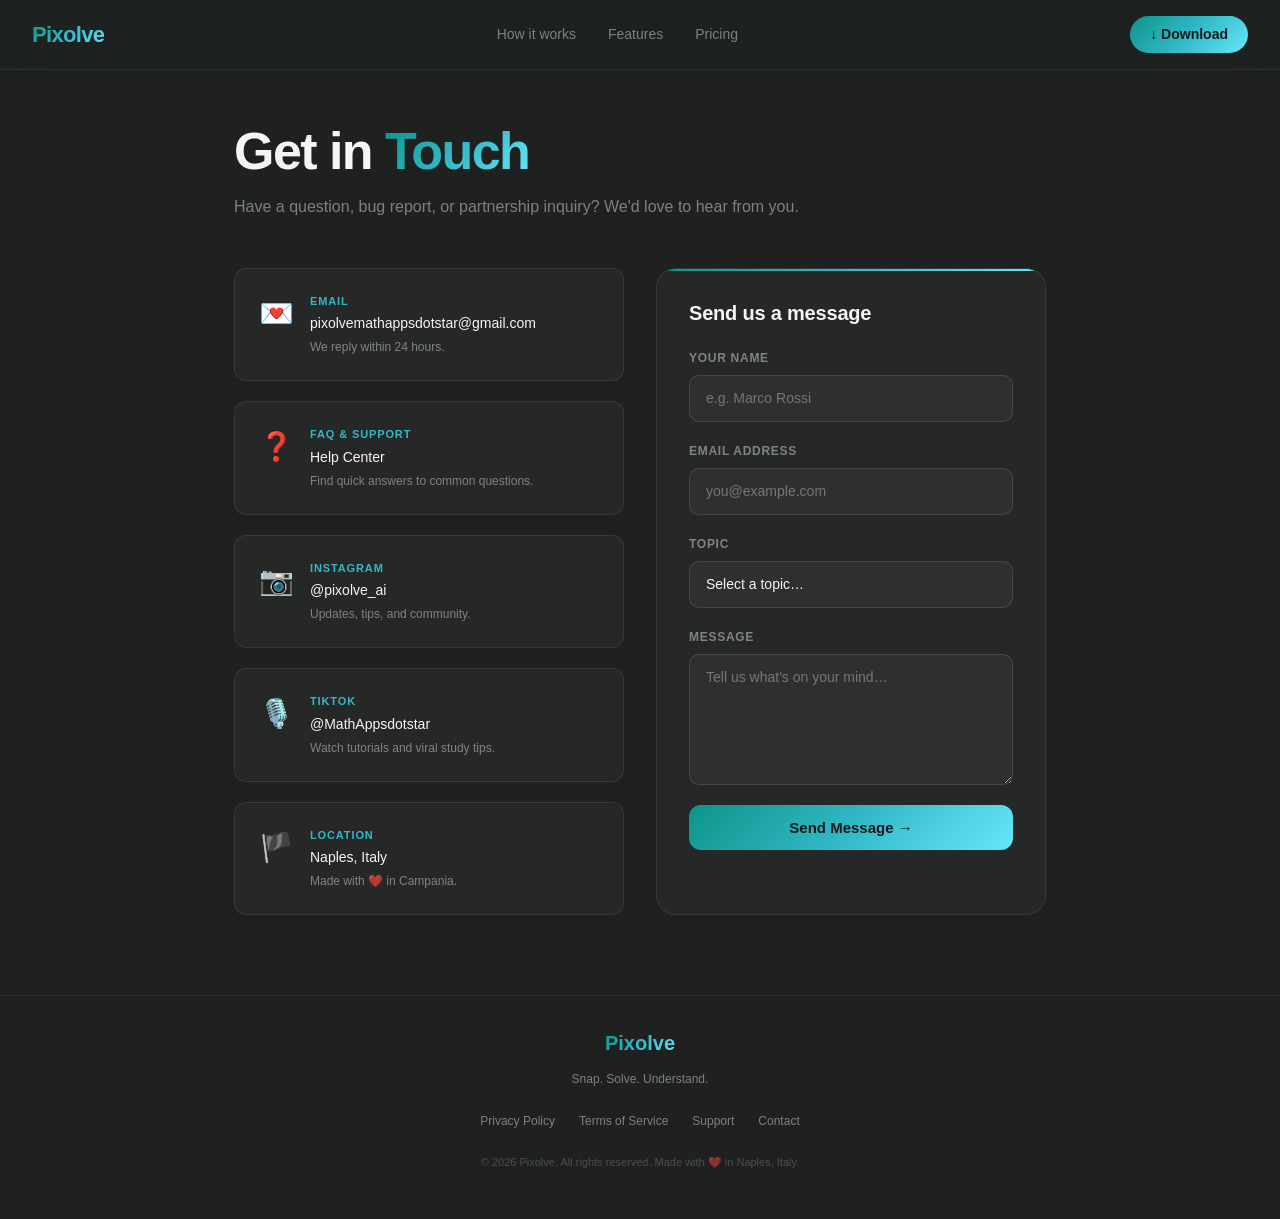
<file: contact.html>
<!DOCTYPE html>
<html lang="en" data-color-scheme="dark">
<head>
  <meta charset="UTF-8"/>
  <meta name="viewport" content="width=device-width,initial-scale=1.0"/>
  <title>Contact – Pixolve</title> 
   <!-- AGGIUNGI QUESTA RIGA -->
  <link rel="icon" type="image/png" href="favicon.png">
  <style>

    @font-face {
      font-family: 'FKGroteskNeue';
      src: url('https://r2cdn.perplexity.ai/fonts/FKGroteskNeue.woff2') format('woff2');
    }
    :root {
      --color-white: rgba(255,255,255,1);
      --color-gray-200: rgba(245,245,245,1);
      --color-gray-300: rgba(167,169,169,1);
      --color-gray-400: rgba(119,124,124,1);
      --color-charcoal-700: rgba(31,33,33,1);
      --color-charcoal-800: rgba(38,40,40,1);
      --color-slate-900: rgba(19,52,59,1);
      --color-teal-300: rgba(50,184,198,1);
      --color-teal-400: rgba(45,166,178,1);
      --color-teal-800: rgba(41,150,161,1);
      --color-gray-400-rgb: 119,124,124;
      --color-teal-300-rgb: 50,184,198;
      --color-gray-300-rgb: 167,169,169;
      --color-gray-200-rgb: 245,245,245;
      --color-background: var(--color-charcoal-700);
      --color-surface: var(--color-charcoal-800);
      --color-text: var(--color-gray-200);
      --color-text-secondary: rgba(var(--color-gray-300-rgb),0.7);
      --color-primary: var(--color-teal-300);
      --color-primary-hover: var(--color-teal-400);
      --color-secondary: rgba(var(--color-gray-400-rgb),0.15);
      --color-border: rgba(var(--color-gray-400-rgb),0.3);
      --color-card-border: rgba(var(--color-gray-400-rgb),0.2);
      --font-family-base: 'FKGroteskNeue','Geist','Inter',-apple-system,BlinkMacSystemFont,'Segoe UI',Roboto,sans-serif;
      --pixolve-gradient: linear-gradient(135deg,#0d9488 0%,#32B8C6 50%,#67e8f9 100%);
      --pixolve-gradient-subtle: linear-gradient(135deg,rgba(13,148,136,0.15) 0%,rgba(50,184,198,0.1) 100%);
      --radius-sm: 6px; --radius-base: 8px; --radius-md: 10px; --radius-lg: 12px;
      --radius-xl: 20px; --radius-full: 9999px;
      --space-4:4px;--space-6:6px;--space-8:8px;--space-10:10px;--space-12:12px;
      --space-16:16px;--space-20:20px;--space-24:24px;--space-32:32px;
      --space-48:48px;--space-64:64px;--space-80:80px;
      --shadow-md: 0 4px 12px rgba(0,0,0,0.25);
      --shadow-lg: 0 10px 30px rgba(0,0,0,0.35);
      --duration-fast:150ms;--duration-normal:250ms;
      --ease-standard:cubic-bezier(0.16,1,0.3,1);
    }
    *,*::before,*::after{box-sizing:border-box;}
    html{font-family:var(--font-family-base);font-size:14px;line-height:1.5;
      color:var(--color-text);background-color:var(--color-background);
      -webkit-font-smoothing:antialiased;}
    body{margin:0;padding:0;overflow-x:hidden;}
    h1,h2,h3,h4,h5,h6{margin:0;font-weight:600;line-height:1.2;
      letter-spacing:-0.01em;color:var(--color-text);}
    p{margin:0 0 16px;}
    a{color:var(--color-primary);text-decoration:none;
      transition:color var(--duration-fast) var(--ease-standard);}
    a:hover{color:var(--color-primary-hover);}
    nav{position:fixed;top:0;left:0;right:0;z-index:100;
      display:flex;align-items:center;justify-content:space-between;
      padding:16px 32px;background:rgba(31,33,33,0.85);
      backdrop-filter:blur(20px);-webkit-backdrop-filter:blur(20px);
      border-bottom:1px solid var(--color-card-border);}
    .nav-logo{font-size:22px;font-weight:700;letter-spacing:-0.03em;
      background:var(--pixolve-gradient);-webkit-background-clip:text;
      -webkit-text-fill-color:transparent;background-clip:text;text-decoration:none;}
    .nav-links{display:flex;gap:32px;list-style:none;margin:0;padding:0;}
    .nav-links a{color:var(--color-text-secondary);font-size:14px;
      transition:color var(--duration-fast) var(--ease-standard);}
    .nav-links a:hover{color:var(--color-text);}
    .nav-cta{display:inline-flex;align-items:center;gap:8px;padding:8px 20px;
      background:var(--pixolve-gradient);color:#0d1a1c !important;
      font-weight:550;border-radius:var(--radius-full);text-decoration:none;
      font-size:14px;transition:opacity .25s,transform .25s;}
    .nav-cta:hover{opacity:.9;transform:translateY(-1px);}
    .page-wrap{max-width:860px;margin:0 auto;padding:120px 24px 80px;}
    .page-title{font-size:clamp(32px,5vw,52px);font-weight:700;
      letter-spacing:-0.03em;margin-bottom:12px;}
    .gradient-text{background:var(--pixolve-gradient);-webkit-background-clip:text;
      -webkit-text-fill-color:transparent;background-clip:text;}
    .page-subtitle{font-size:16px;color:var(--color-text-secondary);
      margin-bottom:48px;line-height:1.6;}
    .section-block{background:var(--color-surface);border:1px solid var(--color-card-border);
      border-radius:var(--radius-xl);padding:32px;margin-bottom:24px;
      position:relative;overflow:hidden;}
    .section-block::before{content:'';position:absolute;top:0;left:0;right:0;height:2px;
      background:var(--pixolve-gradient);}
    .section-block h2{font-size:18px;font-weight:600;margin-bottom:16px;
      color:var(--color-text);}
    .section-block h3{font-size:15px;font-weight:600;margin-bottom:8px;
      color:var(--color-text);}
    .section-block p,.section-block li{font-size:14px;color:var(--color-text-secondary);
      line-height:1.7;margin-bottom:8px;}
    .section-block ul,.section-block ol{padding-left:20px;margin:8px 0 16px;}
    .section-block li{margin-bottom:6px;}
    .badge-date{display:inline-block;padding:4px 14px;background:rgba(50,184,198,0.1);
      border:1px solid rgba(50,184,198,0.25);border-radius:var(--radius-full);
      font-size:12px;color:var(--color-teal-300);margin-bottom:32px;}
    footer{border-top:1px solid var(--color-card-border);padding:32px 24px;text-align:center;}
    .footer-logo{font-size:20px;font-weight:700;background:var(--pixolve-gradient);
      -webkit-background-clip:text;-webkit-text-fill-color:transparent;
      background-clip:text;margin-bottom:12px;display:inline-block;}
    .footer-tagline{font-size:12px;color:var(--color-text-secondary);margin-bottom:24px;}
    .footer-links{display:flex;gap:24px;justify-content:center;flex-wrap:wrap;margin-bottom:24px;}
    .footer-links a{font-size:12px;color:var(--color-text-secondary);}
    .footer-links a:hover{color:var(--color-primary);}
    .footer-copy{font-size:11px;color:rgba(119,124,124,0.5);}
    @media(max-width:768px){
      nav{padding:16px 20px;}
      .nav-links{display:none;}
      .page-wrap{padding:90px 16px 60px;}
    }

    .contact-grid{display:grid;grid-template-columns:1fr 1fr;gap:32px;}
    @media(max-width:680px){.contact-grid{grid-template-columns:1fr;}}
    .contact-info{display:flex;flex-direction:column;gap:20px;}
    .contact-item{background:var(--color-surface);border:1px solid var(--color-card-border);
      border-radius:var(--radius-lg);padding:24px;display:flex;align-items:flex-start;
      gap:16px;transition:border-color .25s,transform .25s;text-decoration:none;}
    .contact-item:hover{border-color:rgba(50,184,198,.4);transform:translateY(-2px);}
    .contact-item-icon{font-size:28px;flex-shrink:0;}
    .contact-item-label{font-size:11px;text-transform:uppercase;letter-spacing:.08em;
      color:var(--color-teal-300);font-weight:600;margin-bottom:4px;}
    .contact-item-value{font-size:14px;color:var(--color-text);font-weight:500;}
    .contact-item-desc{font-size:12px;color:var(--color-text-secondary);margin-top:4px;}
    .form-wrap{background:var(--color-surface);border:1px solid var(--color-card-border);
      border-radius:var(--radius-xl);padding:32px;position:relative;overflow:hidden;}
    .form-wrap::before{content:'';position:absolute;top:0;left:0;right:0;height:2px;
      background:var(--pixolve-gradient);}
    .form-group{margin-bottom:20px;}
    .form-label{display:block;font-size:12px;font-weight:600;color:var(--color-text-secondary);
      text-transform:uppercase;letter-spacing:.06em;margin-bottom:8px;}
    .form-input{display:block;width:100%;padding:12px 16px;font-size:14px;
      line-height:1.5;color:var(--color-text);background:rgba(119,124,124,.1);
      border:1px solid var(--color-border);border-radius:var(--radius-md);
      font-family:var(--font-family-base);
      transition:border-color .15s,box-shadow .15s;outline:none;
      -webkit-appearance:none;}
    .form-input:focus{border-color:var(--color-teal-300);
      box-shadow:0 0 0 3px rgba(50,184,198,.2);}
    textarea.form-input{resize:vertical;min-height:120px;}
    select.form-input{cursor:pointer;}
    .btn-submit{display:inline-flex;align-items:center;justify-content:center;gap:8px;
      width:100%;padding:14px 24px;background:var(--pixolve-gradient);
      color:#0d1a1c;font-size:15px;font-weight:700;border:none;
      border-radius:var(--radius-lg);cursor:pointer;font-family:var(--font-family-base);
      transition:opacity .25s,transform .25s;}
    .btn-submit:hover{opacity:.9;transform:translateY(-1px);}
    .success-msg{display:none;background:rgba(50,184,198,.1);border:1px solid rgba(50,184,198,.3);
      border-radius:var(--radius-lg);padding:20px;text-align:center;
      color:var(--color-teal-300);font-size:15px;font-weight:600;margin-top:16px;}
  </style>
</head>
<body>
  <nav>
    <a href="index.html" class="nav-logo">Pixolve</a>
    <ul class="nav-links">
      <li><a href="index.html#how-it-works">How it works</a></li>
      <li><a href="index.html#features">Features</a></li>
      <li><a href="index.html#pricing">Pricing</a></li>
    </ul>
    <a href="index.html#download" class="nav-cta">↓ Download</a>
  </nav>
  <div class="page-wrap">
    <h1 class="page-title">Get in <span class="gradient-text">Touch</span></h1>
    <p class="page-subtitle">Have a question, bug report, or partnership inquiry? We&apos;d love to hear from you.</p>

    <div class="contact-grid">
      <div class="contact-info">
        <a href="mailto:pixolvemathappsdotstar@gmail.com" class="contact-item">
          <span class="contact-item-icon">&#128140;</span>
          <div>
            <div class="contact-item-label">Email</div>
            <div class="contact-item-value">pixolvemathappsdotstar@gmail.com</div>
            <div class="contact-item-desc">We reply within 24 hours.</div>
          </div>
        </a>
        <a href="support.html" class="contact-item">
          <span class="contact-item-icon">&#10067;</span>
          <div>
            <div class="contact-item-label">FAQ &amp; Support</div>
            <div class="contact-item-value">Help Center</div>
            <div class="contact-item-desc">Find quick answers to common questions.</div>
          </div>
        </a>
        <a href="https://www.instagram.com/pixolve_ai/" target="_blank" rel="noopener noreferrer" class="contact-item">
          <span class="contact-item-icon">&#128247;</span>
          <div>
            <div class="contact-item-label">Instagram</div>
            <div class="contact-item-value">@pixolve_ai</div>
            <div class="contact-item-desc">Updates, tips, and community.</div>
          </div>
        </a>
        <a href="https://www.tiktok.com/@mathappsdotstar" target="_blank" rel="noopener noreferrer" class="contact-item">
          <span class="contact-item-icon">&#127897;&#65039;</span>
          <div>
            <div class="contact-item-label">TikTok</div>
            <div class="contact-item-value">@MathAppsdotstar</div>
            <div class="contact-item-desc">Watch tutorials and viral study tips.</div>
          </div>
        </a>
        <div class="contact-item" style="cursor:default;">
          <span class="contact-item-icon">&#127988;</span>
          <div>
            <div class="contact-item-label">Location</div>
            <div class="contact-item-value">Naples, Italy</div>
            <div class="contact-item-desc">Made with &#10084;&#65039; in Campania.</div>
          </div>
        </div>
      </div>

      <div class="form-wrap">
        <h2 style="font-size:20px;font-weight:700;margin-bottom:24px;color:var(--color-text);">Send us a message</h2>
        <form id="contactForm" novalidate>
          <div class="form-group">
            <label class="form-label" for="name">Your name</label>
            <input class="form-input" type="text" id="name" placeholder="e.g. Marco Rossi" required/>
          </div>
          <div class="form-group">
            <label class="form-label" for="email">Email address</label>
            <input class="form-input" type="email" id="email" placeholder="you@example.com" required/>
          </div>
          <div class="form-group">
            <label class="form-label" for="topic">Topic</label>
            <select class="form-input" id="topic">
              <option value="">Select a topic&hellip;</option>
              <option value="bug">&#128027; Bug report</option>
              <option value="billing">&#128179; Billing &amp; subscription</option>
              <option value="feature">&#129300; Feature request</option>
              <option value="partnership">&#129309; Partnership / collaboration</option>
              <option value="press">&#128240; Press inquiry</option>
              <option value="other">&#128172; Other</option>
            </select>
          </div>
          <div class="form-group">
            <label class="form-label" for="message">Message</label>
            <textarea class="form-input" id="message" rows="5" placeholder="Tell us what&apos;s on your mind&hellip;" required></textarea>
          </div>
          <button type="submit" class="btn-submit">Send Message &#8594;</button>
          <p id="errorMsg" style="color:#ff5459;font-size:13px;margin-top:12px;display:none;"></p>
        </form>
        <div class="success-msg" id="successMsg">
          &#10003;&nbsp; Message sent! We&apos;ll get back to you within 24 hours.
        </div>
      </div>
    </div>
  </div>
  <footer>
    <div class="footer-logo">Pixolve</div>
    <p class="footer-tagline">Snap. Solve. Understand.</p>
    <div class="footer-links">
      <a href="privacy.html">Privacy Policy</a>
      <a href="terms.html">Terms of Service</a>
      <a href="support.html">Support</a>
      <a href="contact.html">Contact</a>
    </div>
    <p class="footer-copy">&copy; 2026 Pixolve. All rights reserved. Made with &#10084;&#65039; in Naples, Italy.</p>
  </footer>
  <script>
    document.getElementById('contactForm').addEventListener('submit', function(e) {
      e.preventDefault();
      const name = document.getElementById('name').value.trim();
      const email = document.getElementById('email').value.trim();
      const message = document.getElementById('message').value.trim();
      const err = document.getElementById('errorMsg');
      err.style.display = 'none';
      if (!name || !email || !message) {
        err.textContent = 'Please fill in your name, email, and message.';
        err.style.display = 'block';
        return;
      }
      const emailRe = /^[^\s@]+@[^\s@]+\.[^\s@]+$/;
      if (!emailRe.test(email)) {
        err.textContent = 'Please enter a valid email address.';
        err.style.display = 'block';
        return;
      }
      const mailto = 'mailto:pixolvemathappsdotstar@gmail.com'
        + '?subject=' + encodeURIComponent('[Pixolve] ' + (document.getElementById('topic').value || 'Message') + ' from ' + name)
        + '&body=' + encodeURIComponent('Name: ' + name + '\nEmail: ' + email + '\n\n' + message);
      window.location.href = mailto;
      this.style.display = 'none';
      document.getElementById('successMsg').style.display = 'block';
    });
  </script>
</body>
</html>
</file>
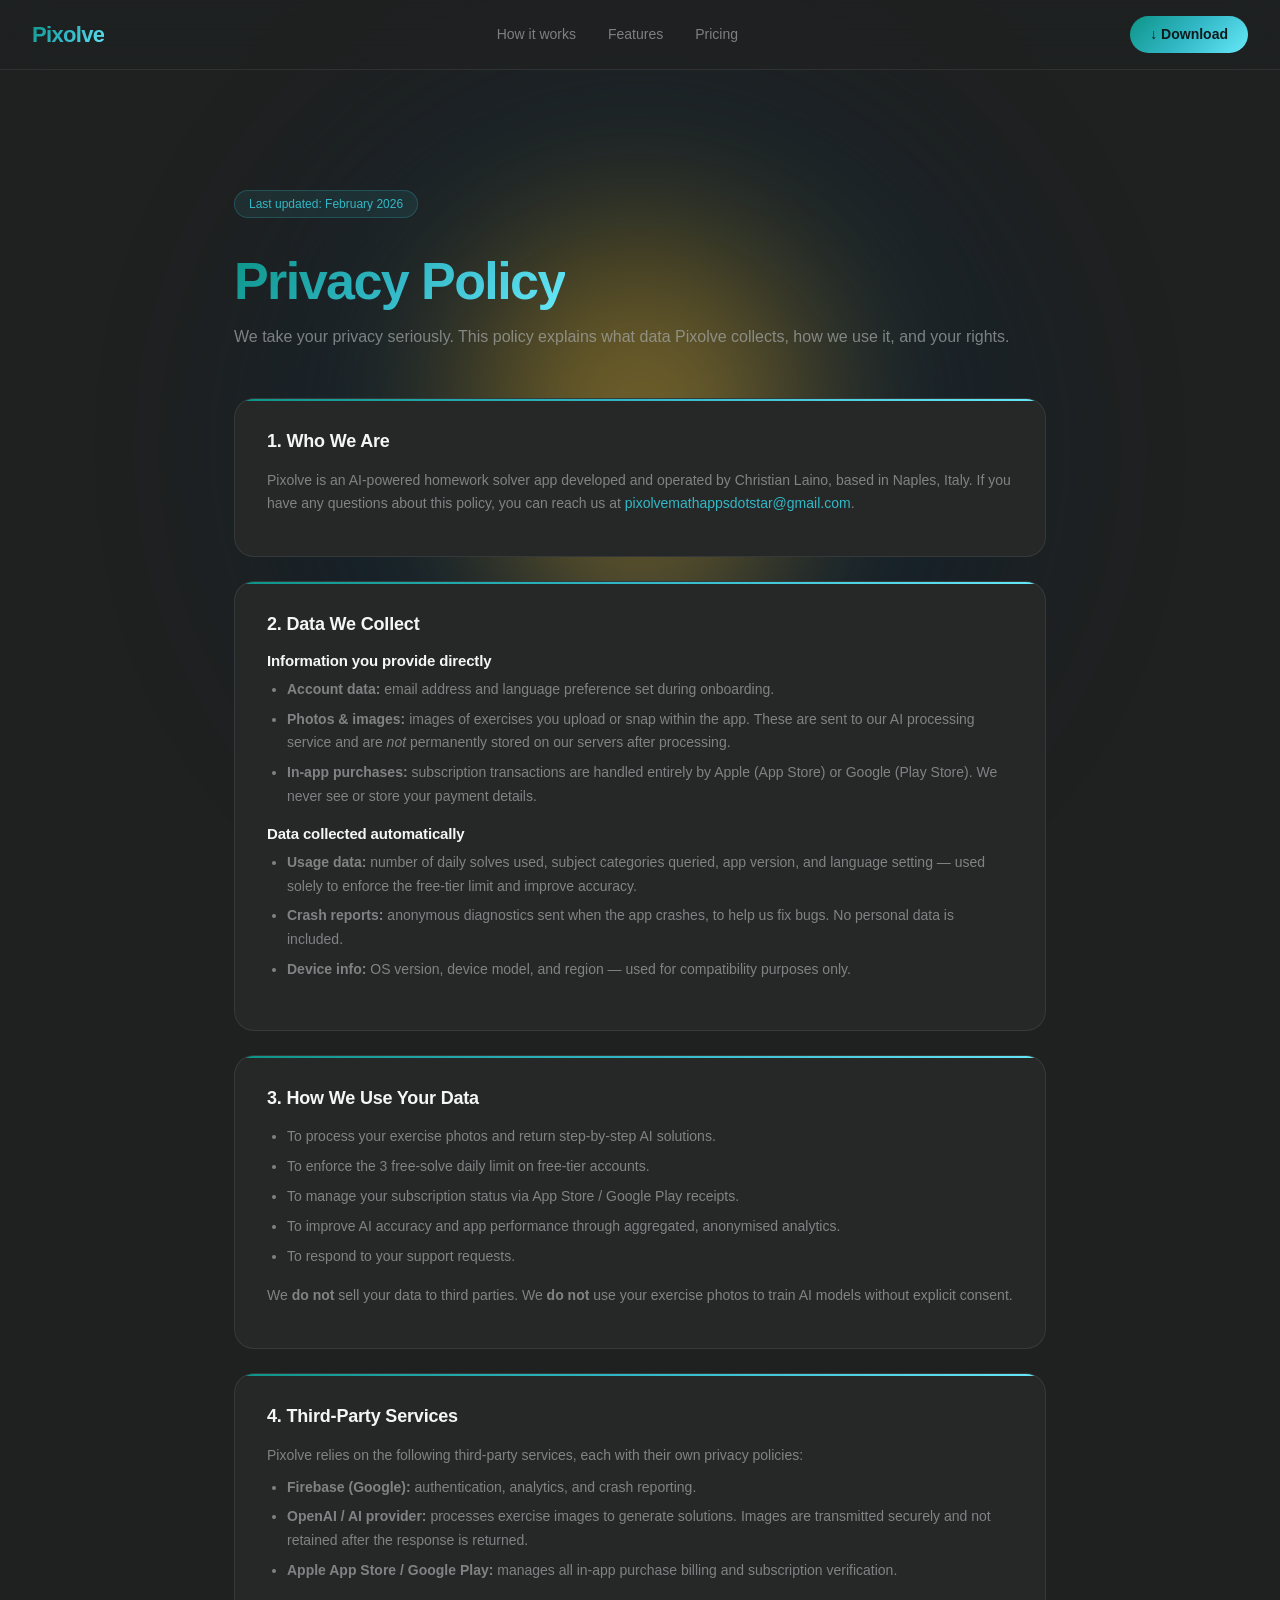
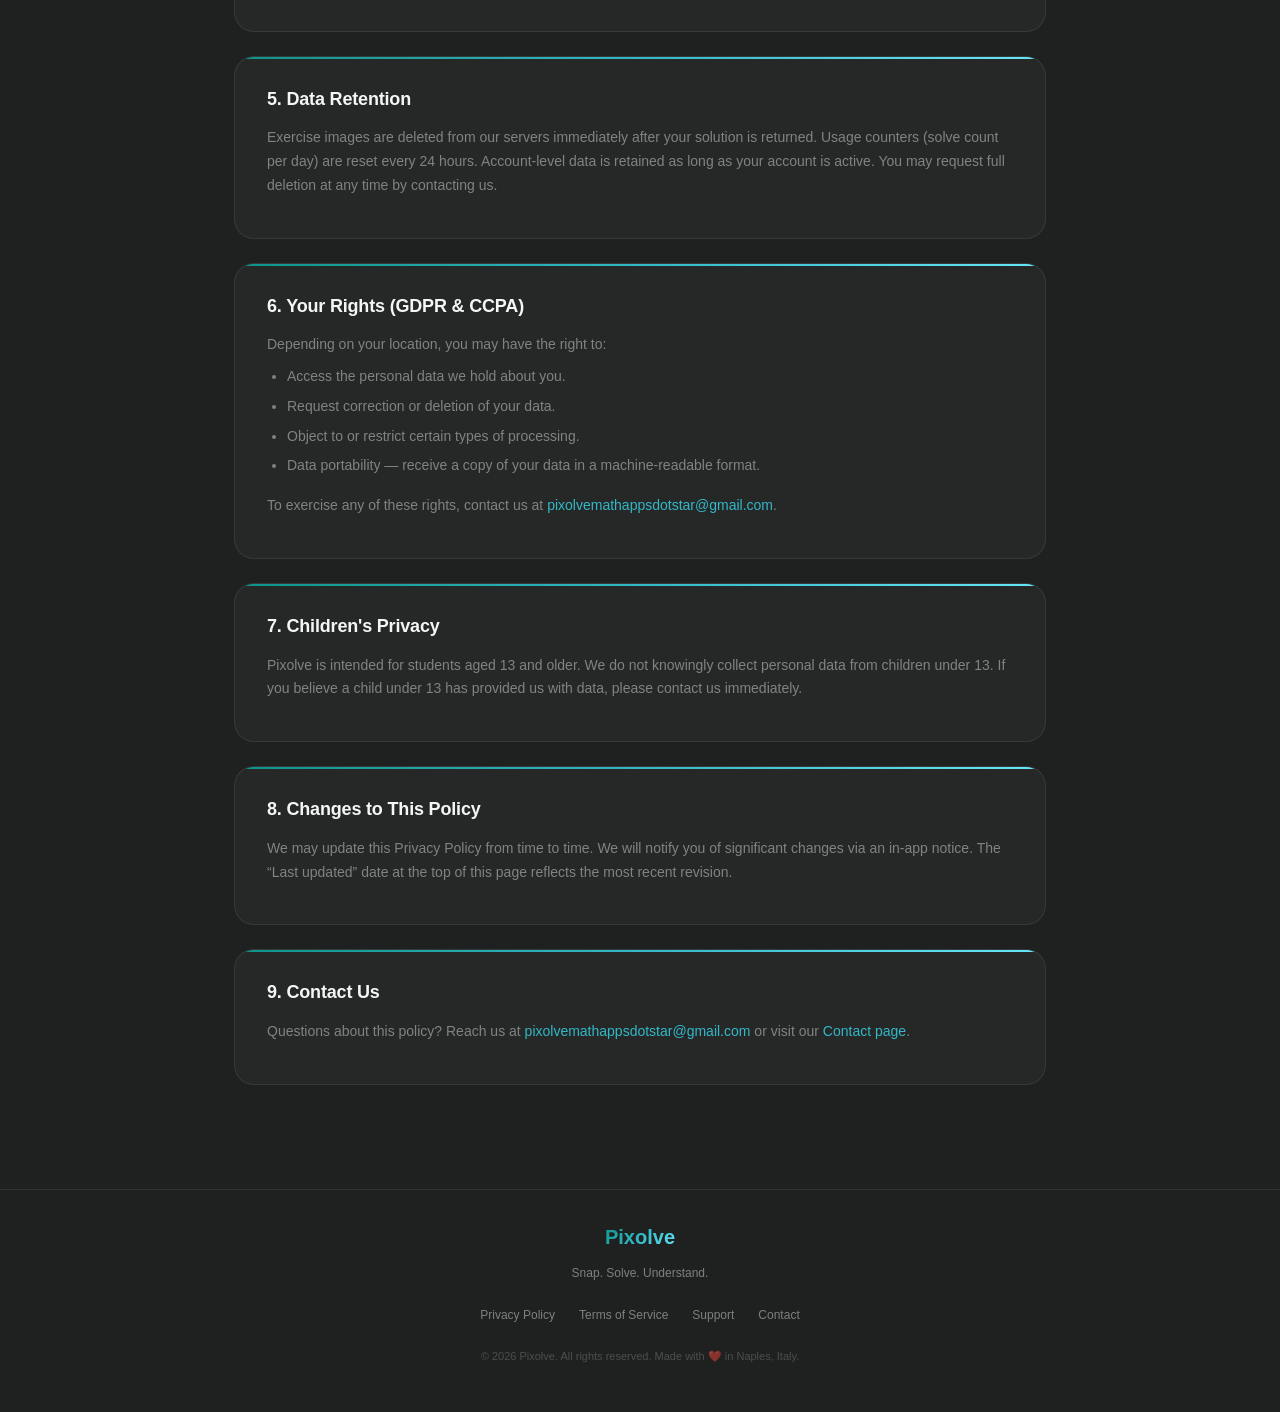
<file: privacy.html>
<!DOCTYPE html>
<html lang="en" data-color-scheme="dark">
<head>
  <meta charset="UTF-8"/>
  <meta name="viewport" content="width=device-width,initial-scale=1.0"/>
  <title>Privacy Policy – Pixolve</title> 
   <!-- AGGIUNGI QUESTA RIGA -->
  <link rel="icon" type="image/png" href="favicon.png">
  <style>
    @font-face {
      font-family: 'FKGroteskNeue';
      src: url('https://r2cdn.perplexity.ai/fonts/FKGroteskNeue.woff2') format('woff2');
    }
    :root {
      --color-white: rgba(255,255,255,1);
      --color-gray-200: rgba(245,245,245,1);
      --color-gray-300: rgba(167,169,169,1);
      --color-gray-400: rgba(119,124,124,1);
      --color-charcoal-700: rgba(31,33,33,1);
      --color-charcoal-800: rgba(38,40,40,1);
      --color-slate-900: rgba(19,52,59,1);
      --color-teal-300: rgba(50,184,198,1);
      --color-teal-400: rgba(45,166,178,1);
      --color-teal-800: rgba(41,150,161,1);
      --color-gray-400-rgb: 119,124,124;
      --color-teal-300-rgb: 50,184,198;
      --color-gray-300-rgb: 167,169,169;
      --color-gray-200-rgb: 245,245,245;
      --color-background: var(--color-charcoal-700);
      --color-surface: var(--color-charcoal-800);
      --color-text: var(--color-gray-200);
      --color-text-secondary: rgba(var(--color-gray-300-rgb),0.7);
      --color-primary: var(--color-teal-300);
      --color-primary-hover: var(--color-teal-400);
      --color-secondary: rgba(var(--color-gray-400-rgb),0.15);
      --color-border: rgba(var(--color-gray-400-rgb),0.3);
      --color-card-border: rgba(var(--color-gray-400-rgb),0.2);
      --font-family-base: 'FKGroteskNeue','Geist','Inter',-apple-system,BlinkMacSystemFont,'Segoe UI',Roboto,sans-serif;
      --pixolve-gradient: linear-gradient(135deg,#0d9488 0%,#32B8C6 50%,#67e8f9 100%);
      --pixolve-gradient-subtle: linear-gradient(135deg,rgba(13,148,136,0.15) 0%,rgba(50,184,198,0.1) 100%);
      --radius-sm: 6px; --radius-base: 8px; --radius-md: 10px; --radius-lg: 12px;
      --radius-xl: 20px; --radius-full: 9999px;
      --space-4:4px;--space-6:6px;--space-8:8px;--space-10:10px;--space-12:12px;
      --space-16:16px;--space-20:20px;--space-24:24px;--space-32:32px;
      --space-48:48px;--space-64:64px;--space-80:80px;
      --shadow-md: 0 4px 12px rgba(0,0,0,0.25);
      --shadow-lg: 0 10px 30px rgba(0,0,0,0.35);
      --duration-fast:150ms;--duration-normal:250ms;
      --ease-standard:cubic-bezier(0.16,1,0.3,1);
    }
    *,*::before,*::after{box-sizing:border-box;}
    html{font-family:var(--font-family-base);font-size:14px;line-height:1.5;
      color:var(--color-text);background-color:var(--color-background);
      -webkit-font-smoothing:antialiased;}
    body{margin:0;padding:0;overflow-x:hidden;}
    h1,h2,h3,h4,h5,h6{margin:0;font-weight:600;line-height:1.2;
      letter-spacing:-0.01em;color:var(--color-text);}
    p{margin:0 0 16px;}
    a{color:var(--color-primary);text-decoration:none;
      transition:color var(--duration-fast) var(--ease-standard);}
    a:hover{color:var(--color-primary-hover);}
    nav{position:fixed;top:0;left:0;right:0;z-index:100;
      display:flex;align-items:center;justify-content:space-between;
      padding:16px 32px;background:rgba(31,33,33,0.85);
      backdrop-filter:blur(20px);-webkit-backdrop-filter:blur(20px);
      border-bottom:1px solid var(--color-card-border);}
    .nav-logo{font-size:22px;font-weight:700;letter-spacing:-0.03em;
      background:var(--pixolve-gradient);-webkit-background-clip:text;
      -webkit-text-fill-color:transparent;background-clip:text;text-decoration:none;}
    .nav-links{display:flex;gap:32px;list-style:none;margin:0;padding:0;}
    .nav-links a{color:var(--color-text-secondary);font-size:14px;
      transition:color var(--duration-fast) var(--ease-standard);}
    .nav-links a:hover{color:var(--color-text);}
    .nav-cta{display:inline-flex;align-items:center;gap:8px;padding:8px 20px;
      background:var(--pixolve-gradient);color:#0d1a1c !important;
      font-weight:550;border-radius:var(--radius-full);text-decoration:none;
      font-size:14px;transition:opacity .25s,transform .25s;}
    .nav-cta:hover{opacity:.9;transform:translateY(-1px);}
    .page-wrap{max-width:860px;margin:0 auto;padding:120px 24px 80px;}
    .page-title{font-size:clamp(32px,5vw,52px);font-weight:700;
      letter-spacing:-0.03em;margin-bottom:12px;}
    .gradient-text{background:var(--pixolve-gradient);-webkit-background-clip:text;
      -webkit-text-fill-color:transparent;background-clip:text;}
    .page-subtitle{font-size:16px;color:var(--color-text-secondary);
      margin-bottom:48px;line-height:1.6;}
    .section-block{background:var(--color-surface);border:1px solid var(--color-card-border);
      border-radius:var(--radius-xl);padding:32px;margin-bottom:24px;
      position:relative;overflow:hidden;}
    .section-block::before{content:'';position:absolute;top:0;left:0;right:0;height:2px;
      background:var(--pixolve-gradient);}
    .section-block h2{font-size:18px;font-weight:600;margin-bottom:16px;
      color:var(--color-text);}
    .section-block h3{font-size:15px;font-weight:600;margin-bottom:8px;
      color:var(--color-text);}
    .section-block p,.section-block li{font-size:14px;color:var(--color-text-secondary);
      line-height:1.7;margin-bottom:8px;}
    .section-block ul,.section-block ol{padding-left:20px;margin:8px 0 16px;}
    .section-block li{margin-bottom:6px;}
    .badge-date{display:inline-block;padding:4px 14px;background:rgba(50,184,198,0.1);
      border:1px solid rgba(50,184,198,0.25);border-radius:var(--radius-full);
      font-size:12px;color:var(--color-teal-300);margin-bottom:32px;}
    footer{border-top:1px solid var(--color-card-border);padding:32px 24px;text-align:center;}
    .footer-logo{font-size:20px;font-weight:700;background:var(--pixolve-gradient);
      -webkit-background-clip:text;-webkit-text-fill-color:transparent;
      background-clip:text;margin-bottom:12px;display:inline-block;}
    .footer-tagline{font-size:12px;color:var(--color-text-secondary);margin-bottom:24px;}
    .footer-links{display:flex;gap:24px;justify-content:center;flex-wrap:wrap;margin-bottom:24px;}
    .footer-links a{font-size:12px;color:var(--color-text-secondary);}
    .footer-links a:hover{color:var(--color-primary);}
    .footer-copy{font-size:11px;color:rgba(119,124,124,0.5);}
    @media(max-width:768px){
      nav{padding:16px 20px;}
      .nav-links{display:none;}
      .page-wrap{padding:90px 16px 60px;}
    }
</style>
<link rel="stylesheet" href="shared.css">

</head>
<body>
  <nav>
    <a href="index.html" class="nav-logo">Pixolve</a>
    <ul class="nav-links">
      <li><a href="index.html#how-it-works">How it works</a></li>
      <li><a href="index.html#features">Features</a></li>
      <li><a href="index.html#pricing">Pricing</a></li>
    </ul>
    <a href="index.html#download" class="nav-cta">↓ Download</a>
  </nav>
  <div class="page-wrap">
    <span class="badge-date">Last updated: February 2026</span>
    <h1 class="page-title"><span class="gradient-text">Privacy Policy</span></h1>
    <p class="page-subtitle">We take your privacy seriously. This policy explains what data Pixolve collects, how we use it, and your rights.</p>

    <div class="section-block">
      <h2>1. Who We Are</h2>
      <p>Pixolve is an AI-powered homework solver app developed and operated by Christian Laino, based in Naples, Italy. If you have any questions about this policy, you can reach us at <a href="mailto:pixolvemathappsdotstar@gmail.com">pixolvemathappsdotstar@gmail.com</a>.</p>
    </div>

    <div class="section-block">
      <h2>2. Data We Collect</h2>
      <h3>Information you provide directly</h3>
      <ul>
        <li><strong>Account data:</strong> email address and language preference set during onboarding.</li>
        <li><strong>Photos &amp; images:</strong> images of exercises you upload or snap within the app. These are sent to our AI processing service and are <em>not</em> permanently stored on our servers after processing.</li>
        <li><strong>In-app purchases:</strong> subscription transactions are handled entirely by Apple (App Store) or Google (Play Store). We never see or store your payment details.</li>
      </ul>
      <h3>Data collected automatically</h3>
      <ul>
        <li><strong>Usage data:</strong> number of daily solves used, subject categories queried, app version, and language setting &mdash; used solely to enforce the free-tier limit and improve accuracy.</li>
        <li><strong>Crash reports:</strong> anonymous diagnostics sent when the app crashes, to help us fix bugs. No personal data is included.</li>
        <li><strong>Device info:</strong> OS version, device model, and region &mdash; used for compatibility purposes only.</li>
      </ul>
    </div>

    <div class="section-block">
      <h2>3. How We Use Your Data</h2>
      <ul>
        <li>To process your exercise photos and return step-by-step AI solutions.</li>
        <li>To enforce the 3 free-solve daily limit on free-tier accounts.</li>
        <li>To manage your subscription status via App Store / Google Play receipts.</li>
        <li>To improve AI accuracy and app performance through aggregated, anonymised analytics.</li>
        <li>To respond to your support requests.</li>
      </ul>
      <p>We <strong>do not</strong> sell your data to third parties. We <strong>do not</strong> use your exercise photos to train AI models without explicit consent.</p>
    </div>

    <div class="section-block">
      <h2>4. Third-Party Services</h2>
      <p>Pixolve relies on the following third-party services, each with their own privacy policies:</p>
      <ul>
        <li><strong>Firebase (Google):</strong> authentication, analytics, and crash reporting.</li>
        <li><strong>OpenAI / AI provider:</strong> processes exercise images to generate solutions. Images are transmitted securely and not retained after the response is returned.</li>
        <li><strong>Apple App Store / Google Play:</strong> manages all in-app purchase billing and subscription verification.</li>
      </ul>
    </div>

    <div class="section-block">
      <h2>5. Data Retention</h2>
      <p>Exercise images are deleted from our servers immediately after your solution is returned. Usage counters (solve count per day) are reset every 24 hours. Account-level data is retained as long as your account is active. You may request full deletion at any time by contacting us.</p>
    </div>

    <div class="section-block">
      <h2>6. Your Rights (GDPR &amp; CCPA)</h2>
      <p>Depending on your location, you may have the right to:</p>
      <ul>
        <li>Access the personal data we hold about you.</li>
        <li>Request correction or deletion of your data.</li>
        <li>Object to or restrict certain types of processing.</li>
        <li>Data portability &mdash; receive a copy of your data in a machine-readable format.</li>
      </ul>
      <p>To exercise any of these rights, contact us at <a href="mailto:pixolvemathappsdotstar@gmail.com">pixolvemathappsdotstar@gmail.com</a>.</p>
    </div>

    <div class="section-block">
      <h2>7. Children&apos;s Privacy</h2>
      <p>Pixolve is intended for students aged 13 and older. We do not knowingly collect personal data from children under 13. If you believe a child under 13 has provided us with data, please contact us immediately.</p>
    </div>

    <div class="section-block">
      <h2>8. Changes to This Policy</h2>
      <p>We may update this Privacy Policy from time to time. We will notify you of significant changes via an in-app notice. The &ldquo;Last updated&rdquo; date at the top of this page reflects the most recent revision.</p>
    </div>

    <div class="section-block">
      <h2>9. Contact Us</h2>
      <p>Questions about this policy? Reach us at <a href="mailto:pixolvemathappsdotstar@gmail.com">pixolvemathappsdotstar@gmail.com</a> or visit our <a href="contact.html">Contact page</a>.</p>
    </div>
  </div>
  <footer>
    <div class="footer-logo">Pixolve</div>
    <p class="footer-tagline">Snap. Solve. Understand.</p>
    <div class="footer-links">
      <a href="privacy.html">Privacy Policy</a>
      <a href="terms.html">Terms of Service</a>
      <a href="support.html">Support</a>
      <a href="contact.html">Contact</a>
    </div>
    <p class="footer-copy">&copy; 2026 Pixolve. All rights reserved. Made with &#10084;&#65039; in Naples, Italy.</p>
  </footer>
</body>
</html>
</file>
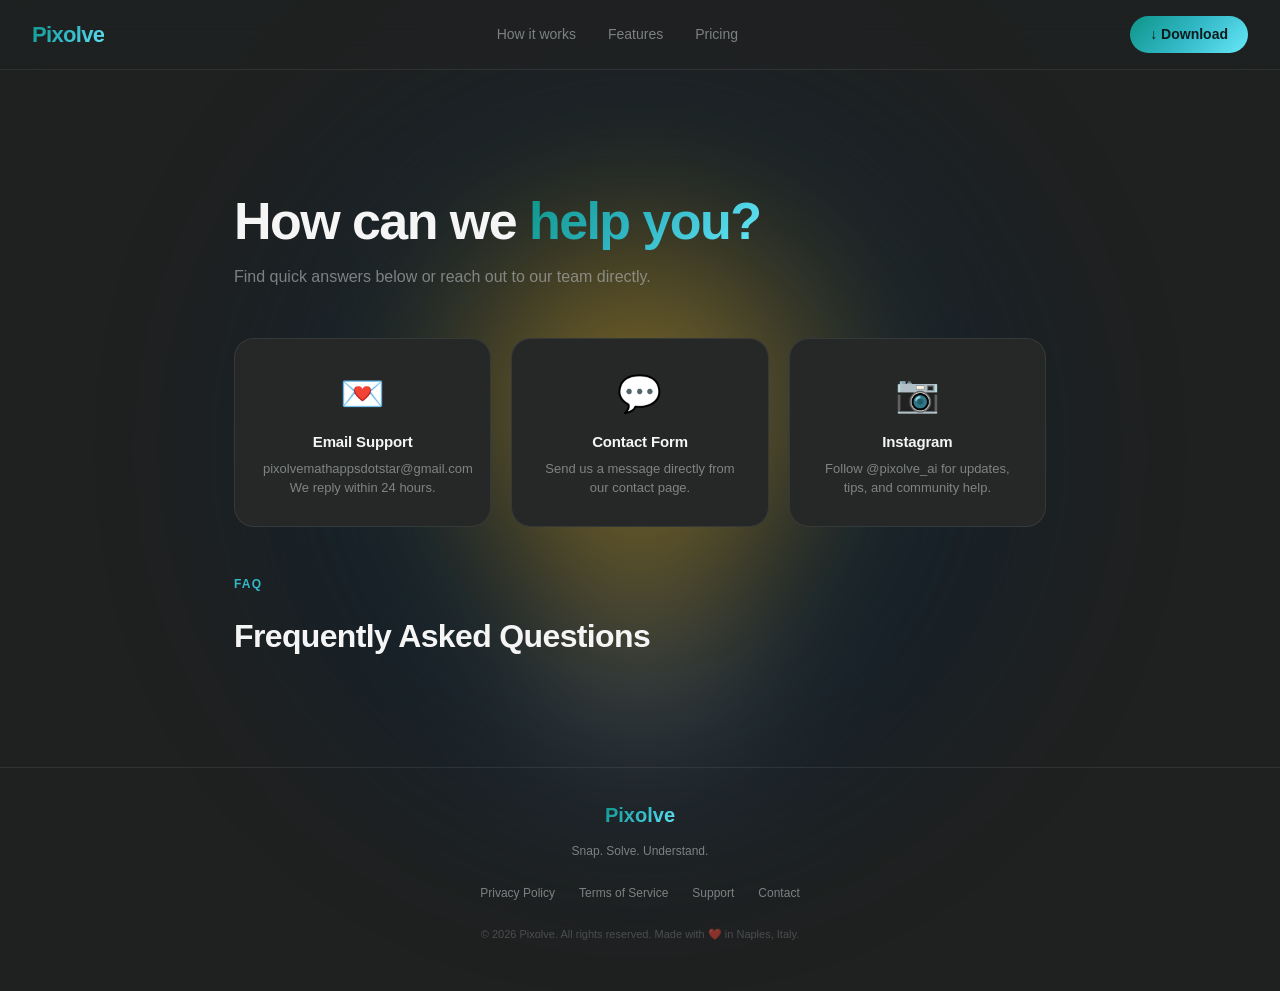
<file: support.html>
<!DOCTYPE html>
<html lang="en" data-color-scheme="dark">
<head>
  <meta charset="UTF-8"/>
  <meta name="viewport" content="width=device-width,initial-scale=1.0"/>
  <title>Support – Pixolve</title> 
   <!-- AGGIUNGI QUESTA RIGA -->
  <link rel="icon" type="image/png" href="favicon.png">
  <style>

    @font-face {
      font-family: 'FKGroteskNeue';
      src: url('https://r2cdn.perplexity.ai/fonts/FKGroteskNeue.woff2') format('woff2');
    }
    :root {
      --color-white: rgba(255,255,255,1);
      --color-gray-200: rgba(245,245,245,1);
      --color-gray-300: rgba(167,169,169,1);
      --color-gray-400: rgba(119,124,124,1);
      --color-charcoal-700: rgba(31,33,33,1);
      --color-charcoal-800: rgba(38,40,40,1);
      --color-slate-900: rgba(19,52,59,1);
      --color-teal-300: rgba(50,184,198,1);
      --color-teal-400: rgba(45,166,178,1);
      --color-teal-800: rgba(41,150,161,1);
      --color-gray-400-rgb: 119,124,124;
      --color-teal-300-rgb: 50,184,198;
      --color-gray-300-rgb: 167,169,169;
      --color-gray-200-rgb: 245,245,245;
      --color-background: var(--color-charcoal-700);
      --color-surface: var(--color-charcoal-800);
      --color-text: var(--color-gray-200);
      --color-text-secondary: rgba(var(--color-gray-300-rgb),0.7);
      --color-primary: var(--color-teal-300);
      --color-primary-hover: var(--color-teal-400);
      --color-secondary: rgba(var(--color-gray-400-rgb),0.15);
      --color-border: rgba(var(--color-gray-400-rgb),0.3);
      --color-card-border: rgba(var(--color-gray-400-rgb),0.2);
      --font-family-base: 'FKGroteskNeue','Geist','Inter',-apple-system,BlinkMacSystemFont,'Segoe UI',Roboto,sans-serif;
      --pixolve-gradient: linear-gradient(135deg,#0d9488 0%,#32B8C6 50%,#67e8f9 100%);
      --pixolve-gradient-subtle: linear-gradient(135deg,rgba(13,148,136,0.15) 0%,rgba(50,184,198,0.1) 100%);
      --radius-sm: 6px; --radius-base: 8px; --radius-md: 10px; --radius-lg: 12px;
      --radius-xl: 20px; --radius-full: 9999px;
      --space-4:4px;--space-6:6px;--space-8:8px;--space-10:10px;--space-12:12px;
      --space-16:16px;--space-20:20px;--space-24:24px;--space-32:32px;
      --space-48:48px;--space-64:64px;--space-80:80px;
      --shadow-md: 0 4px 12px rgba(0,0,0,0.25);
      --shadow-lg: 0 10px 30px rgba(0,0,0,0.35);
      --duration-fast:150ms;--duration-normal:250ms;
      --ease-standard:cubic-bezier(0.16,1,0.3,1);
    }
    *,*::before,*::after{box-sizing:border-box;}
    html{font-family:var(--font-family-base);font-size:14px;line-height:1.5;
      color:var(--color-text);background-color:var(--color-background);
      -webkit-font-smoothing:antialiased;}
    body{margin:0;padding:0;overflow-x:hidden;}
    h1,h2,h3,h4,h5,h6{margin:0;font-weight:600;line-height:1.2;
      letter-spacing:-0.01em;color:var(--color-text);}
    p{margin:0 0 16px;}
    a{color:var(--color-primary);text-decoration:none;
      transition:color var(--duration-fast) var(--ease-standard);}
    a:hover{color:var(--color-primary-hover);}
    nav{position:fixed;top:0;left:0;right:0;z-index:100;
      display:flex;align-items:center;justify-content:space-between;
      padding:16px 32px;background:rgba(31,33,33,0.85);
      backdrop-filter:blur(20px);-webkit-backdrop-filter:blur(20px);
      border-bottom:1px solid var(--color-card-border);}
    .nav-logo{font-size:22px;font-weight:700;letter-spacing:-0.03em;
      background:var(--pixolve-gradient);-webkit-background-clip:text;
      -webkit-text-fill-color:transparent;background-clip:text;text-decoration:none;}
    .nav-links{display:flex;gap:32px;list-style:none;margin:0;padding:0;}
    .nav-links a{color:var(--color-text-secondary);font-size:14px;
      transition:color var(--duration-fast) var(--ease-standard);}
    .nav-links a:hover{color:var(--color-text);}
    .nav-cta{display:inline-flex;align-items:center;gap:8px;padding:8px 20px;
      background:var(--pixolve-gradient);color:#0d1a1c !important;
      font-weight:550;border-radius:var(--radius-full);text-decoration:none;
      font-size:14px;transition:opacity .25s,transform .25s;}
    .nav-cta:hover{opacity:.9;transform:translateY(-1px);}
    .page-wrap{max-width:860px;margin:0 auto;padding:120px 24px 80px;}
    .page-title{font-size:clamp(32px,5vw,52px);font-weight:700;
      letter-spacing:-0.03em;margin-bottom:12px;}
    .gradient-text{background:var(--pixolve-gradient);-webkit-background-clip:text;
      -webkit-text-fill-color:transparent;background-clip:text;}
    .page-subtitle{font-size:16px;color:var(--color-text-secondary);
      margin-bottom:48px;line-height:1.6;}
    .section-block{background:var(--color-surface);border:1px solid var(--color-card-border);
      border-radius:var(--radius-xl);padding:32px;margin-bottom:24px;
      position:relative;overflow:hidden;}
    .section-block::before{content:'';position:absolute;top:0;left:0;right:0;height:2px;
      background:var(--pixolve-gradient);}
    .section-block h2{font-size:18px;font-weight:600;margin-bottom:16px;
      color:var(--color-text);}
    .section-block h3{font-size:15px;font-weight:600;margin-bottom:8px;
      color:var(--color-text);}
    .section-block p,.section-block li{font-size:14px;color:var(--color-text-secondary);
      line-height:1.7;margin-bottom:8px;}
    .section-block ul,.section-block ol{padding-left:20px;margin:8px 0 16px;}
    .section-block li{margin-bottom:6px;}
    .badge-date{display:inline-block;padding:4px 14px;background:rgba(50,184,198,0.1);
      border:1px solid rgba(50,184,198,0.25);border-radius:var(--radius-full);
      font-size:12px;color:var(--color-teal-300);margin-bottom:32px;}
    footer{border-top:1px solid var(--color-card-border);padding:32px 24px;text-align:center;}
    .footer-logo{font-size:20px;font-weight:700;background:var(--pixolve-gradient);
      -webkit-background-clip:text;-webkit-text-fill-color:transparent;
      background-clip:text;margin-bottom:12px;display:inline-block;}
    .footer-tagline{font-size:12px;color:var(--color-text-secondary);margin-bottom:24px;}
    .footer-links{display:flex;gap:24px;justify-content:center;flex-wrap:wrap;margin-bottom:24px;}
    .footer-links a{font-size:12px;color:var(--color-text-secondary);}
    .footer-links a:hover{color:var(--color-primary);}
    .footer-copy{font-size:11px;color:rgba(119,124,124,0.5);}
    @media(max-width:768px){
      nav{padding:16px 20px;}
      .nav-links{display:none;}
      .page-wrap{padding:90px 16px 60px;}
    }

    .faq-item{background:var(--color-surface);border:1px solid var(--color-card-border);
      border-radius:var(--radius-lg);margin-bottom:12px;overflow:hidden;
      transition:border-color .25s;}
    .faq-item:hover{border-color:rgba(50,184,198,.35);}
    .faq-q{width:100%;background:none;border:none;padding:20px 24px;
      display:flex;justify-content:space-between;align-items:center;
      cursor:pointer;color:var(--color-text);font-size:15px;font-weight:600;
      font-family:var(--font-family-base);text-align:left;transition:color .2s;}
    .faq-q:hover{color:var(--color-teal-300);}
    .faq-icon{font-size:18px;transition:transform .3s;color:var(--color-teal-300);flex-shrink:0;}
    .faq-a{max-height:0;overflow:hidden;transition:max-height .35s ease,padding .3s ease;
      padding:0 24px;}
    .faq-a.open{max-height:300px;padding:0 24px 20px;}
    .faq-a p{font-size:14px;color:var(--color-text-secondary);line-height:1.7;margin:0;}
    .faq-icon.rotated{transform:rotate(45deg);}
    .support-grid{display:grid;grid-template-columns:repeat(auto-fit,minmax(220px,1fr));
      gap:20px;margin-bottom:48px;}
    .support-card{background:var(--color-surface);border:1px solid var(--color-card-border);
      border-radius:var(--radius-xl);padding:28px;text-align:center;
      transition:transform .25s,border-color .25s;text-decoration:none;display:block;}
    .support-card:hover{transform:translateY(-3px);border-color:rgba(50,184,198,.4);}
    .support-card-icon{font-size:36px;margin-bottom:12px;display:block;}
    .support-card h3{font-size:15px;font-weight:600;color:var(--color-text);margin-bottom:8px;}
    .support-card p{font-size:13px;color:var(--color-text-secondary);margin:0;line-height:1.5;}
  </style> 

  <link rel="stylesheet" href="shared.css">

</head>
<body>
  <nav>
    <a href="index.html" class="nav-logo">Pixolve</a>
    <ul class="nav-links">
      <li><a href="index.html#how-it-works">How it works</a></li>
      <li><a href="index.html#features">Features</a></li>
      <li><a href="index.html#pricing">Pricing</a></li>
    </ul>
    <a href="index.html#download" class="nav-cta">↓ Download</a>
  </nav>
  <div class="page-wrap">
    <h1 class="page-title">How can we <span class="gradient-text">help you?</span></h1>
    <p class="page-subtitle">Find quick answers below or reach out to our team directly.</p>

    <div class="support-grid">
      <a href="mailto:pixolvemathappsdotstar@gmail.com" class="support-card">
        <span class="support-card-icon">&#128140;</span>
        <h3>Email Support</h3>
        <p>pixolvemathappsdotstar@gmail.com<br/>We reply within 24&nbsp;hours.</p>
      </a>
      <a href="contact.html" class="support-card">
        <span class="support-card-icon">&#128172;</span>
        <h3>Contact Form</h3>
        <p>Send us a message directly from our contact page.</p>
      </a>
      <a href="https://www.instagram.com/pixolve_ai/" target="_blank" rel="noopener noreferrer" class="support-card">
        <span class="support-card-icon">&#128247;</span>
        <h3>Instagram</h3>
        <p>Follow @pixolve_ai for updates, tips, and community help.</p>
      </a>
    </div>

    <span style="display:block;font-size:12px;font-weight:600;color:var(--color-teal-300);
      text-transform:uppercase;letter-spacing:.1em;margin-bottom:24px;">FAQ</span>
    <h2 style="font-size:clamp(22px,3vw,32px);font-weight:700;letter-spacing:-.02em;margin-bottom:32px;">
      Frequently Asked Questions</h2>

    <div id="faq"></div>
  </div>
  <footer>
    <div class="footer-logo">Pixolve</div>
    <p class="footer-tagline">Snap. Solve. Understand.</p>
    <div class="footer-links">
      <a href="privacy.html">Privacy Policy</a>
      <a href="terms.html">Terms of Service</a>
      <a href="support.html">Support</a>
      <a href="contact.html">Contact</a>
    </div>
    <p class="footer-copy">&copy; 2026 Pixolve. All rights reserved. Made with &#10084;&#65039; in Naples, Italy.</p>
  </footer>
  <script>
    const faqs = [
      ["How do I use Pixolve?",
       "Open the app, tap the camera button, and snap a photo of your exercise. Pixolve will analyse it and return a step-by-step solution within seconds. You can also type your question manually."],
      ["How many free solves do I get?",
       "Free users get 3 solves per day. The counter resets every day at midnight in your local timezone. Upgrade to Pro for unlimited daily solves."],
      ["What subjects does Pixolve support?",
       "Pixolve currently supports 11 subjects: Mathematics, Physics, Chemistry, Biology, Geometry, Statistics, Latin, Languages, Literature, History, and Geography."],
      ["Which languages are available?",
       "Pixolve supports 14 languages. You can choose your preferred language during onboarding or change it any time in the app settings."],
      ["How do I cancel my subscription?",
       "Subscriptions are managed by Apple (App Store) or Google (Play Store). On iOS: go to Settings &rarr; Apple ID &rarr; Subscriptions &rarr; Pixolve &rarr; Cancel. On Android: open Play Store &rarr; Profile &rarr; Payments &amp; subscriptions &rarr; Subscriptions &rarr; Pixolve &rarr; Cancel."],
      ["Is my data safe?",
       "Yes. Photos you submit are processed in real-time and deleted immediately after your solution is returned. We do not store your exercise images. For full details, see our Privacy Policy."],
      ["The AI gave me a wrong answer. What should I do?",
       "AI solutions are a learning aid and may occasionally contain errors. If you spot a mistake, please report it via the feedback button in the app or email us at pixolvemathappsdotstar@gmail.com. Verified submissions help us improve accuracy."],
      ["Can I use Pixolve offline?",
       "No. Pixolve requires an internet connection to process images and generate solutions. A stable Wi-Fi or mobile data connection is recommended for best results."],
      ["Is Pixolve available on both iOS and Android?",
       "Yes, Pixolve is available on both the Apple App Store and Google Play Store."],
      ["How do I get a refund?",
       "Refund requests must be submitted directly to Apple (reportaproblem.apple.com) or Google (play.google.com/store/account/subscriptions). Pixolve does not process refunds directly."]
    ];

    const container = document.getElementById('faq');
    faqs.forEach(([q, a], i) => {
      const item = document.createElement('div');
      item.className = 'faq-item';
      item.innerHTML = \`
        <button class="faq-q" aria-expanded="false" onclick="toggle(\${i})">
          \${q}
          <span class="faq-icon" id="icon-\${i}">+</span>
        </button>
        <div class="faq-a" id="ans-\${i}"><p>\${a}</p></div>
      \`;
      container.appendChild(item);
    });

    function toggle(i) {
      const ans = document.getElementById('ans-' + i);
      const icon = document.getElementById('icon-' + i);
      const btn = ans.previousElementSibling;
      const isOpen = ans.classList.contains('open');
      // close all
      document.querySelectorAll('.faq-a').forEach(el => el.classList.remove('open'));
      document.querySelectorAll('.faq-icon').forEach(el => el.classList.remove('rotated'));
      document.querySelectorAll('.faq-q').forEach(el => el.setAttribute('aria-expanded','false'));
      if (!isOpen) {
        ans.classList.add('open');
        icon.classList.add('rotated');
        btn.setAttribute('aria-expanded','true');
      }
    }
  </script>
</body>
</html>
</file>
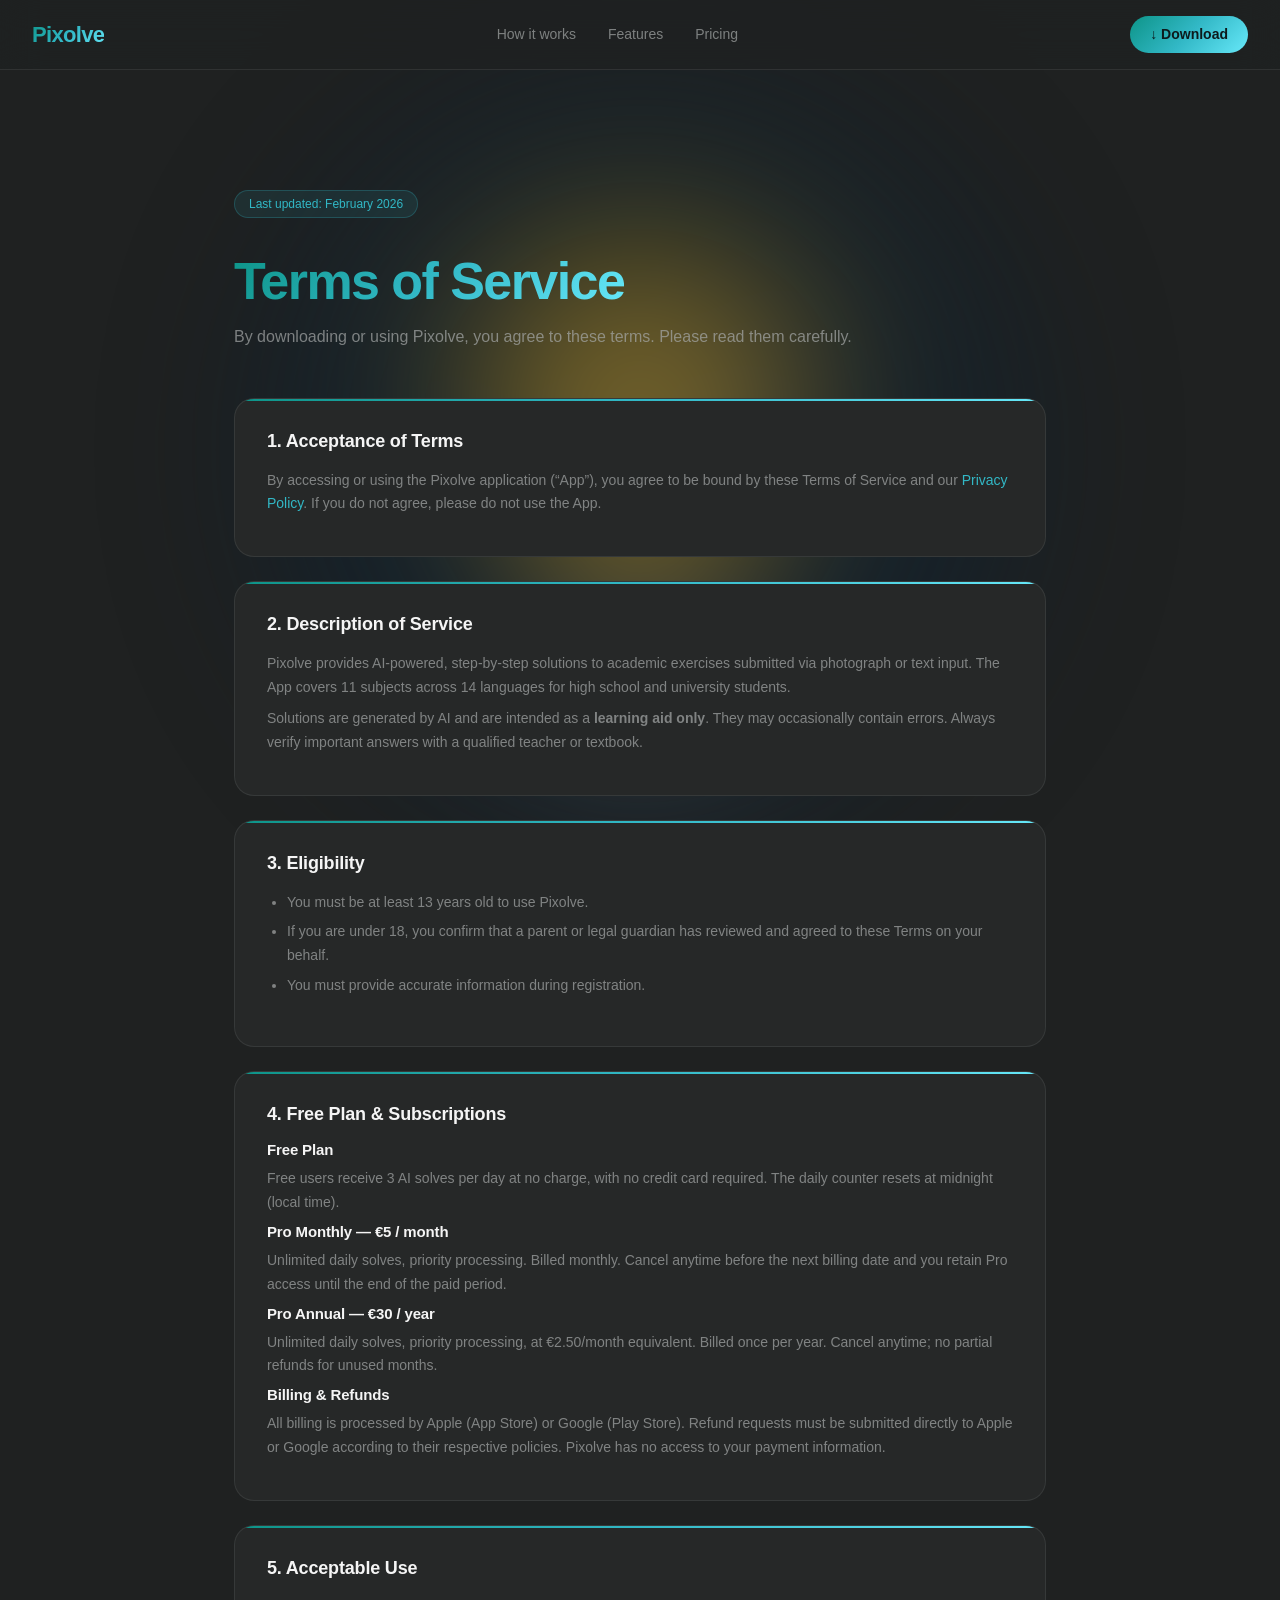
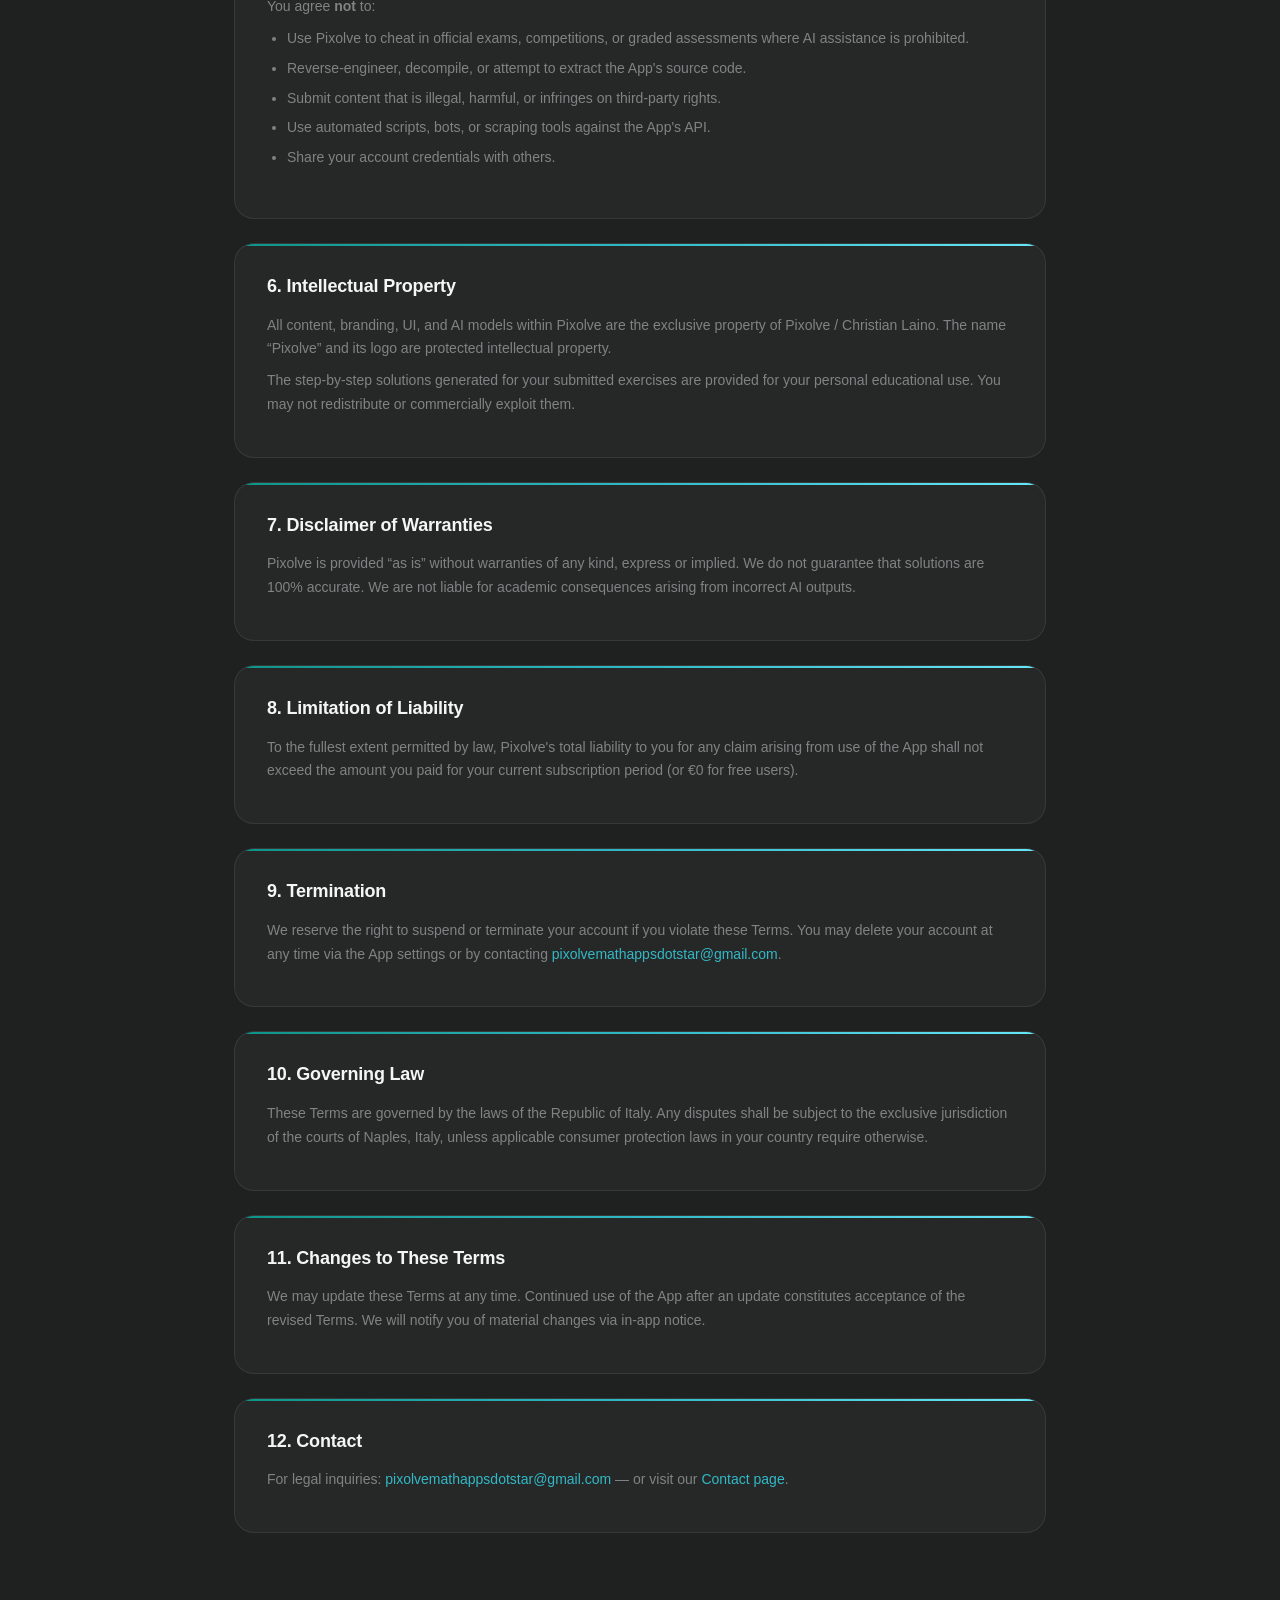
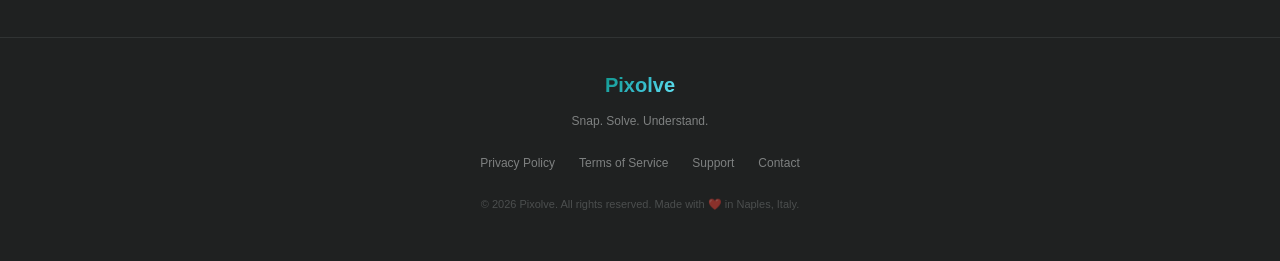
<file: terms.html>
<!DOCTYPE html>
<html lang="en" data-color-scheme="dark">
<head>
  <meta charset="UTF-8"/>
  <meta name="viewport" content="width=device-width,initial-scale=1.0"/>
  <title>Terms of Service – Pixolve</title> 
   <!-- AGGIUNGI QUESTA RIGA -->
  <link rel="icon" type="image/png" href="favicon.png">
  <style>
    @font-face {
      font-family: 'FKGroteskNeue';
      src: url('https://r2cdn.perplexity.ai/fonts/FKGroteskNeue.woff2') format('woff2');
    }
    :root {
      --color-white: rgba(255,255,255,1);
      --color-gray-200: rgba(245,245,245,1);
      --color-gray-300: rgba(167,169,169,1);
      --color-gray-400: rgba(119,124,124,1);
      --color-charcoal-700: rgba(31,33,33,1);
      --color-charcoal-800: rgba(38,40,40,1);
      --color-slate-900: rgba(19,52,59,1);
      --color-teal-300: rgba(50,184,198,1);
      --color-teal-400: rgba(45,166,178,1);
      --color-teal-800: rgba(41,150,161,1);
      --color-gray-400-rgb: 119,124,124;
      --color-teal-300-rgb: 50,184,198;
      --color-gray-300-rgb: 167,169,169;
      --color-gray-200-rgb: 245,245,245;
      --color-background: var(--color-charcoal-700);
      --color-surface: var(--color-charcoal-800);
      --color-text: var(--color-gray-200);
      --color-text-secondary: rgba(var(--color-gray-300-rgb),0.7);
      --color-primary: var(--color-teal-300);
      --color-primary-hover: var(--color-teal-400);
      --color-secondary: rgba(var(--color-gray-400-rgb),0.15);
      --color-border: rgba(var(--color-gray-400-rgb),0.3);
      --color-card-border: rgba(var(--color-gray-400-rgb),0.2);
      --font-family-base: 'FKGroteskNeue','Geist','Inter',-apple-system,BlinkMacSystemFont,'Segoe UI',Roboto,sans-serif;
      --pixolve-gradient: linear-gradient(135deg,#0d9488 0%,#32B8C6 50%,#67e8f9 100%);
      --pixolve-gradient-subtle: linear-gradient(135deg,rgba(13,148,136,0.15) 0%,rgba(50,184,198,0.1) 100%);
      --radius-sm: 6px; --radius-base: 8px; --radius-md: 10px; --radius-lg: 12px;
      --radius-xl: 20px; --radius-full: 9999px;
      --space-4:4px;--space-6:6px;--space-8:8px;--space-10:10px;--space-12:12px;
      --space-16:16px;--space-20:20px;--space-24:24px;--space-32:32px;
      --space-48:48px;--space-64:64px;--space-80:80px;
      --shadow-md: 0 4px 12px rgba(0,0,0,0.25);
      --shadow-lg: 0 10px 30px rgba(0,0,0,0.35);
      --duration-fast:150ms;--duration-normal:250ms;
      --ease-standard:cubic-bezier(0.16,1,0.3,1);
    }
    *,*::before,*::after{box-sizing:border-box;}
    html{font-family:var(--font-family-base);font-size:14px;line-height:1.5;
      color:var(--color-text);background-color:var(--color-background);
      -webkit-font-smoothing:antialiased;}
    body{margin:0;padding:0;overflow-x:hidden;}
    h1,h2,h3,h4,h5,h6{margin:0;font-weight:600;line-height:1.2;
      letter-spacing:-0.01em;color:var(--color-text);}
    p{margin:0 0 16px;}
    a{color:var(--color-primary);text-decoration:none;
      transition:color var(--duration-fast) var(--ease-standard);}
    a:hover{color:var(--color-primary-hover);}
    nav{position:fixed;top:0;left:0;right:0;z-index:100;
      display:flex;align-items:center;justify-content:space-between;
      padding:16px 32px;background:rgba(31,33,33,0.85);
      backdrop-filter:blur(20px);-webkit-backdrop-filter:blur(20px);
      border-bottom:1px solid var(--color-card-border);}
    .nav-logo{font-size:22px;font-weight:700;letter-spacing:-0.03em;
      background:var(--pixolve-gradient);-webkit-background-clip:text;
      -webkit-text-fill-color:transparent;background-clip:text;text-decoration:none;}
    .nav-links{display:flex;gap:32px;list-style:none;margin:0;padding:0;}
    .nav-links a{color:var(--color-text-secondary);font-size:14px;
      transition:color var(--duration-fast) var(--ease-standard);}
    .nav-links a:hover{color:var(--color-text);}
    .nav-cta{display:inline-flex;align-items:center;gap:8px;padding:8px 20px;
      background:var(--pixolve-gradient);color:#0d1a1c !important;
      font-weight:550;border-radius:var(--radius-full);text-decoration:none;
      font-size:14px;transition:opacity .25s,transform .25s;}
    .nav-cta:hover{opacity:.9;transform:translateY(-1px);}
    .page-wrap{max-width:860px;margin:0 auto;padding:120px 24px 80px;}
    .page-title{font-size:clamp(32px,5vw,52px);font-weight:700;
      letter-spacing:-0.03em;margin-bottom:12px;}
    .gradient-text{background:var(--pixolve-gradient);-webkit-background-clip:text;
      -webkit-text-fill-color:transparent;background-clip:text;}
    .page-subtitle{font-size:16px;color:var(--color-text-secondary);
      margin-bottom:48px;line-height:1.6;}
    .section-block{background:var(--color-surface);border:1px solid var(--color-card-border);
      border-radius:var(--radius-xl);padding:32px;margin-bottom:24px;
      position:relative;overflow:hidden;}
    .section-block::before{content:'';position:absolute;top:0;left:0;right:0;height:2px;
      background:var(--pixolve-gradient);}
    .section-block h2{font-size:18px;font-weight:600;margin-bottom:16px;
      color:var(--color-text);}
    .section-block h3{font-size:15px;font-weight:600;margin-bottom:8px;
      color:var(--color-text);}
    .section-block p,.section-block li{font-size:14px;color:var(--color-text-secondary);
      line-height:1.7;margin-bottom:8px;}
    .section-block ul,.section-block ol{padding-left:20px;margin:8px 0 16px;}
    .section-block li{margin-bottom:6px;}
    .badge-date{display:inline-block;padding:4px 14px;background:rgba(50,184,198,0.1);
      border:1px solid rgba(50,184,198,0.25);border-radius:var(--radius-full);
      font-size:12px;color:var(--color-teal-300);margin-bottom:32px;}
    footer{border-top:1px solid var(--color-card-border);padding:32px 24px;text-align:center;}
    .footer-logo{font-size:20px;font-weight:700;background:var(--pixolve-gradient);
      -webkit-background-clip:text;-webkit-text-fill-color:transparent;
      background-clip:text;margin-bottom:12px;display:inline-block;}
    .footer-tagline{font-size:12px;color:var(--color-text-secondary);margin-bottom:24px;}
    .footer-links{display:flex;gap:24px;justify-content:center;flex-wrap:wrap;margin-bottom:24px;}
    .footer-links a{font-size:12px;color:var(--color-text-secondary);}
    .footer-links a:hover{color:var(--color-primary);}
    .footer-copy{font-size:11px;color:rgba(119,124,124,0.5);}
    @media(max-width:768px){
      nav{padding:16px 20px;}
      .nav-links{display:none;}
      .page-wrap{padding:90px 16px 60px;}
    }
</style> 
<link rel="stylesheet" href="shared.css">

</head>
<body>
  <nav>
    <a href="index.html" class="nav-logo">Pixolve</a>
    <ul class="nav-links">
      <li><a href="index.html#how-it-works">How it works</a></li>
      <li><a href="index.html#features">Features</a></li>
      <li><a href="index.html#pricing">Pricing</a></li>
    </ul>
    <a href="index.html#download" class="nav-cta">↓ Download</a>
  </nav>
  <div class="page-wrap">
    <span class="badge-date">Last updated: February 2026</span>
    <h1 class="page-title"><span class="gradient-text">Terms of Service</span></h1>
    <p class="page-subtitle">By downloading or using Pixolve, you agree to these terms. Please read them carefully.</p>

    <div class="section-block">
      <h2>1. Acceptance of Terms</h2>
      <p>By accessing or using the Pixolve application (&ldquo;App&rdquo;), you agree to be bound by these Terms of Service and our <a href="privacy.html">Privacy Policy</a>. If you do not agree, please do not use the App.</p>
    </div>

    <div class="section-block">
      <h2>2. Description of Service</h2>
      <p>Pixolve provides AI-powered, step-by-step solutions to academic exercises submitted via photograph or text input. The App covers 11 subjects across 14 languages for high school and university students.</p>
      <p>Solutions are generated by AI and are intended as a <strong>learning aid only</strong>. They may occasionally contain errors. Always verify important answers with a qualified teacher or textbook.</p>
    </div>

    <div class="section-block">
      <h2>3. Eligibility</h2>
      <ul>
        <li>You must be at least 13 years old to use Pixolve.</li>
        <li>If you are under 18, you confirm that a parent or legal guardian has reviewed and agreed to these Terms on your behalf.</li>
        <li>You must provide accurate information during registration.</li>
      </ul>
    </div>

    <div class="section-block">
      <h2>4. Free Plan &amp; Subscriptions</h2>
      <h3>Free Plan</h3>
      <p>Free users receive 3 AI solves per day at no charge, with no credit card required. The daily counter resets at midnight (local time).</p>
      <h3>Pro Monthly &mdash; &euro;5 / month</h3>
      <p>Unlimited daily solves, priority processing. Billed monthly. Cancel anytime before the next billing date and you retain Pro access until the end of the paid period.</p>
      <h3>Pro Annual &mdash; &euro;30 / year</h3>
      <p>Unlimited daily solves, priority processing, at &euro;2.50/month equivalent. Billed once per year. Cancel anytime; no partial refunds for unused months.</p>
      <h3>Billing &amp; Refunds</h3>
      <p>All billing is processed by Apple (App Store) or Google (Play Store). Refund requests must be submitted directly to Apple or Google according to their respective policies. Pixolve has no access to your payment information.</p>
    </div>

    <div class="section-block">
      <h2>5. Acceptable Use</h2>
      <p>You agree <strong>not</strong> to:</p>
      <ul>
        <li>Use Pixolve to cheat in official exams, competitions, or graded assessments where AI assistance is prohibited.</li>
        <li>Reverse-engineer, decompile, or attempt to extract the App&apos;s source code.</li>
        <li>Submit content that is illegal, harmful, or infringes on third-party rights.</li>
        <li>Use automated scripts, bots, or scraping tools against the App&apos;s API.</li>
        <li>Share your account credentials with others.</li>
      </ul>
    </div>

    <div class="section-block">
      <h2>6. Intellectual Property</h2>
      <p>All content, branding, UI, and AI models within Pixolve are the exclusive property of Pixolve / Christian Laino. The name &ldquo;Pixolve&rdquo; and its logo are protected intellectual property.</p>
      <p>The step-by-step solutions generated for your submitted exercises are provided for your personal educational use. You may not redistribute or commercially exploit them.</p>
    </div>

    <div class="section-block">
      <h2>7. Disclaimer of Warranties</h2>
      <p>Pixolve is provided &ldquo;as is&rdquo; without warranties of any kind, express or implied. We do not guarantee that solutions are 100% accurate. We are not liable for academic consequences arising from incorrect AI outputs.</p>
    </div>

    <div class="section-block">
      <h2>8. Limitation of Liability</h2>
      <p>To the fullest extent permitted by law, Pixolve&apos;s total liability to you for any claim arising from use of the App shall not exceed the amount you paid for your current subscription period (or &euro;0 for free users).</p>
    </div>

    <div class="section-block">
      <h2>9. Termination</h2>
      <p>We reserve the right to suspend or terminate your account if you violate these Terms. You may delete your account at any time via the App settings or by contacting <a href="mailto:pixolvemathappsdotstar@gmail.com">pixolvemathappsdotstar@gmail.com</a>.</p>
    </div>

    <div class="section-block">
      <h2>10. Governing Law</h2>
      <p>These Terms are governed by the laws of the Republic of Italy. Any disputes shall be subject to the exclusive jurisdiction of the courts of Naples, Italy, unless applicable consumer protection laws in your country require otherwise.</p>
    </div>

    <div class="section-block">
      <h2>11. Changes to These Terms</h2>
      <p>We may update these Terms at any time. Continued use of the App after an update constitutes acceptance of the revised Terms. We will notify you of material changes via in-app notice.</p>
    </div>

    <div class="section-block">
      <h2>12. Contact</h2>
      <p>For legal inquiries: <a href="mailto:pixolvemathappsdotstar@gmail.com">pixolvemathappsdotstar@gmail.com</a> &mdash; or visit our <a href="contact.html">Contact page</a>.</p>
    </div>
  </div>
  <footer>
    <div class="footer-logo">Pixolve</div>
    <p class="footer-tagline">Snap. Solve. Understand.</p>
    <div class="footer-links">
      <a href="privacy.html">Privacy Policy</a>
      <a href="terms.html">Terms of Service</a>
      <a href="support.html">Support</a>
      <a href="contact.html">Contact</a>
    </div>
    <p class="footer-copy">&copy; 2026 Pixolve. All rights reserved. Made with &#10084;&#65039; in Naples, Italy.</p>
  </footer>
</body>
</html>
</file>
<file: shared.css>
body::before {
  content: "";
  position: fixed;
  top: 50%;
  left: 50%;
  transform: translate(-50%, -50%);
  width: 750px;        /* ← più grande */
  height: 750px;       /* ← più grande */
  background-image: url('favicon.png');
  background-size: contain;
  background-repeat: no-repeat;
  background-position: center;
  opacity: 0.38;       /* ← abbassato */
  filter: blur(85px);  /* ← aumentato */
  pointer-events: none;
  z-index: 0;
}


/* Assicura che tutto il contenuto stia sopra */
body > * {
  position: relative;
  z-index: 1;
}
</file>
